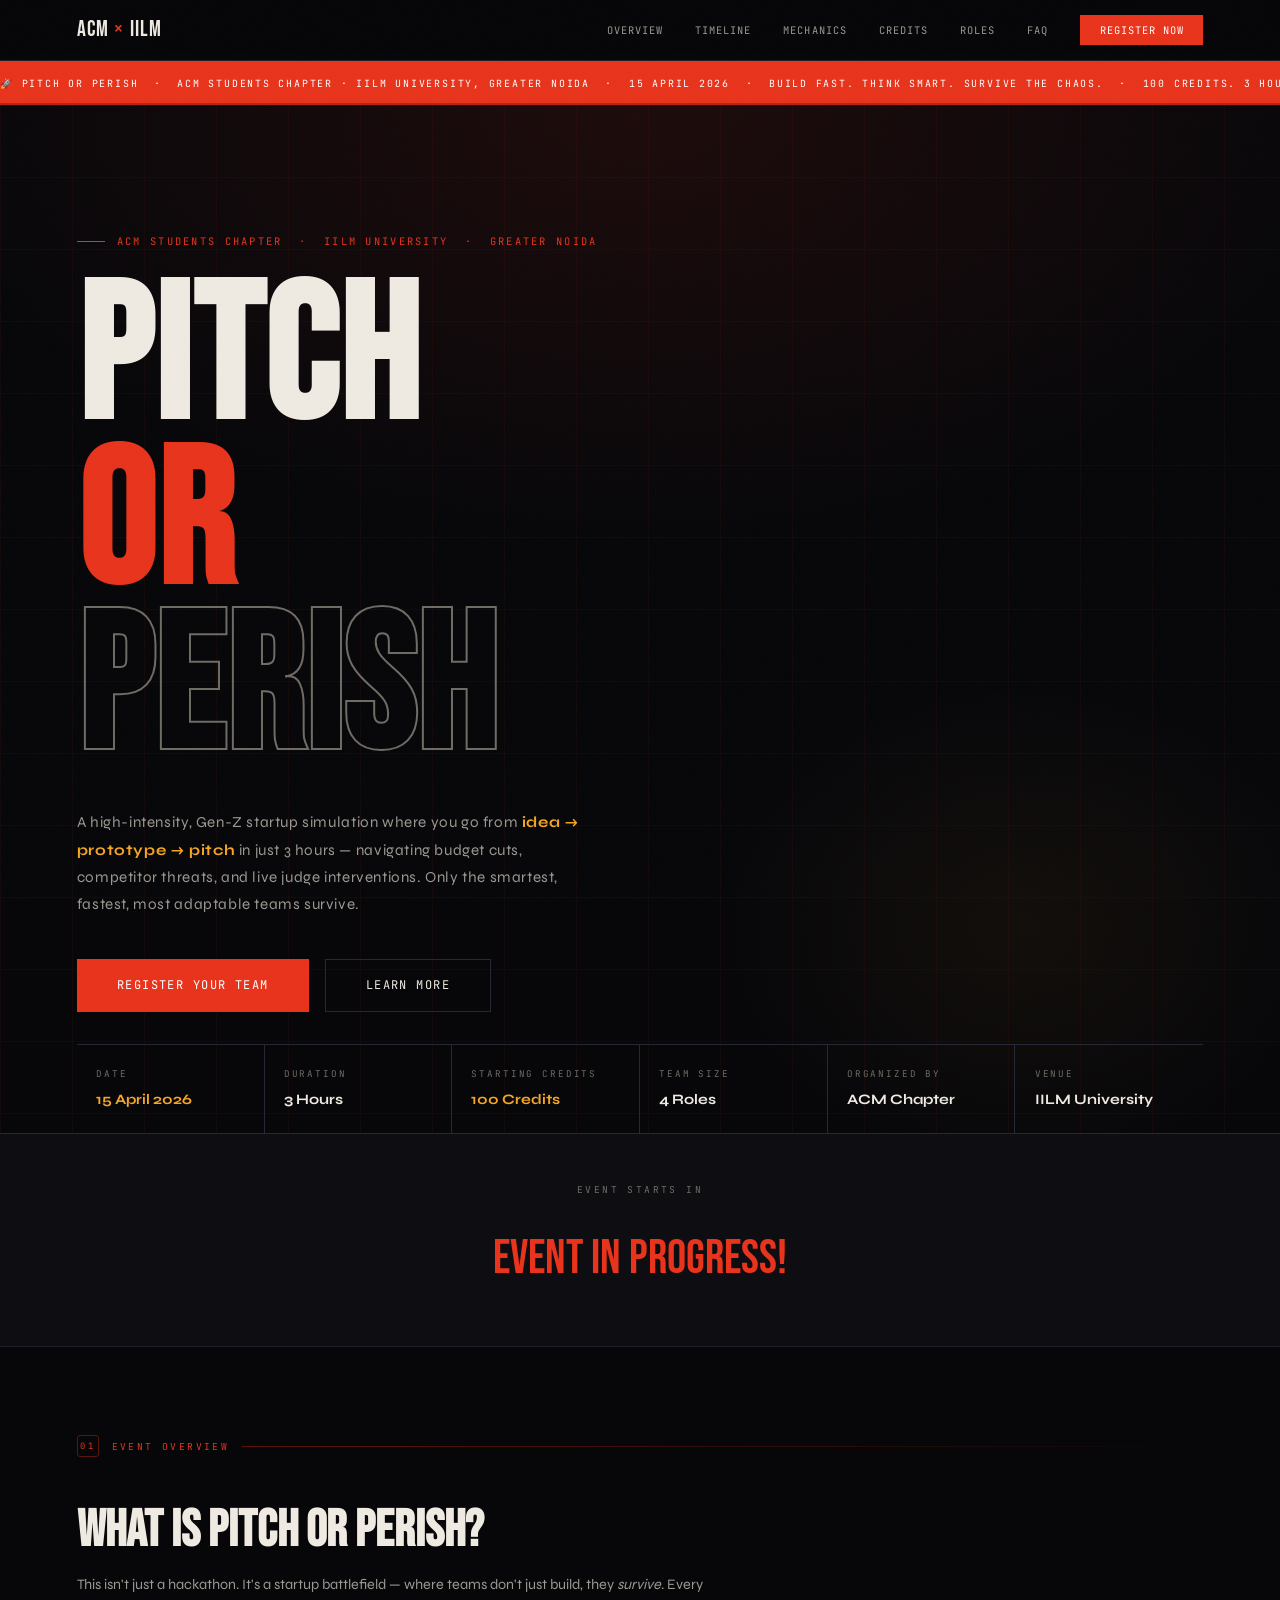
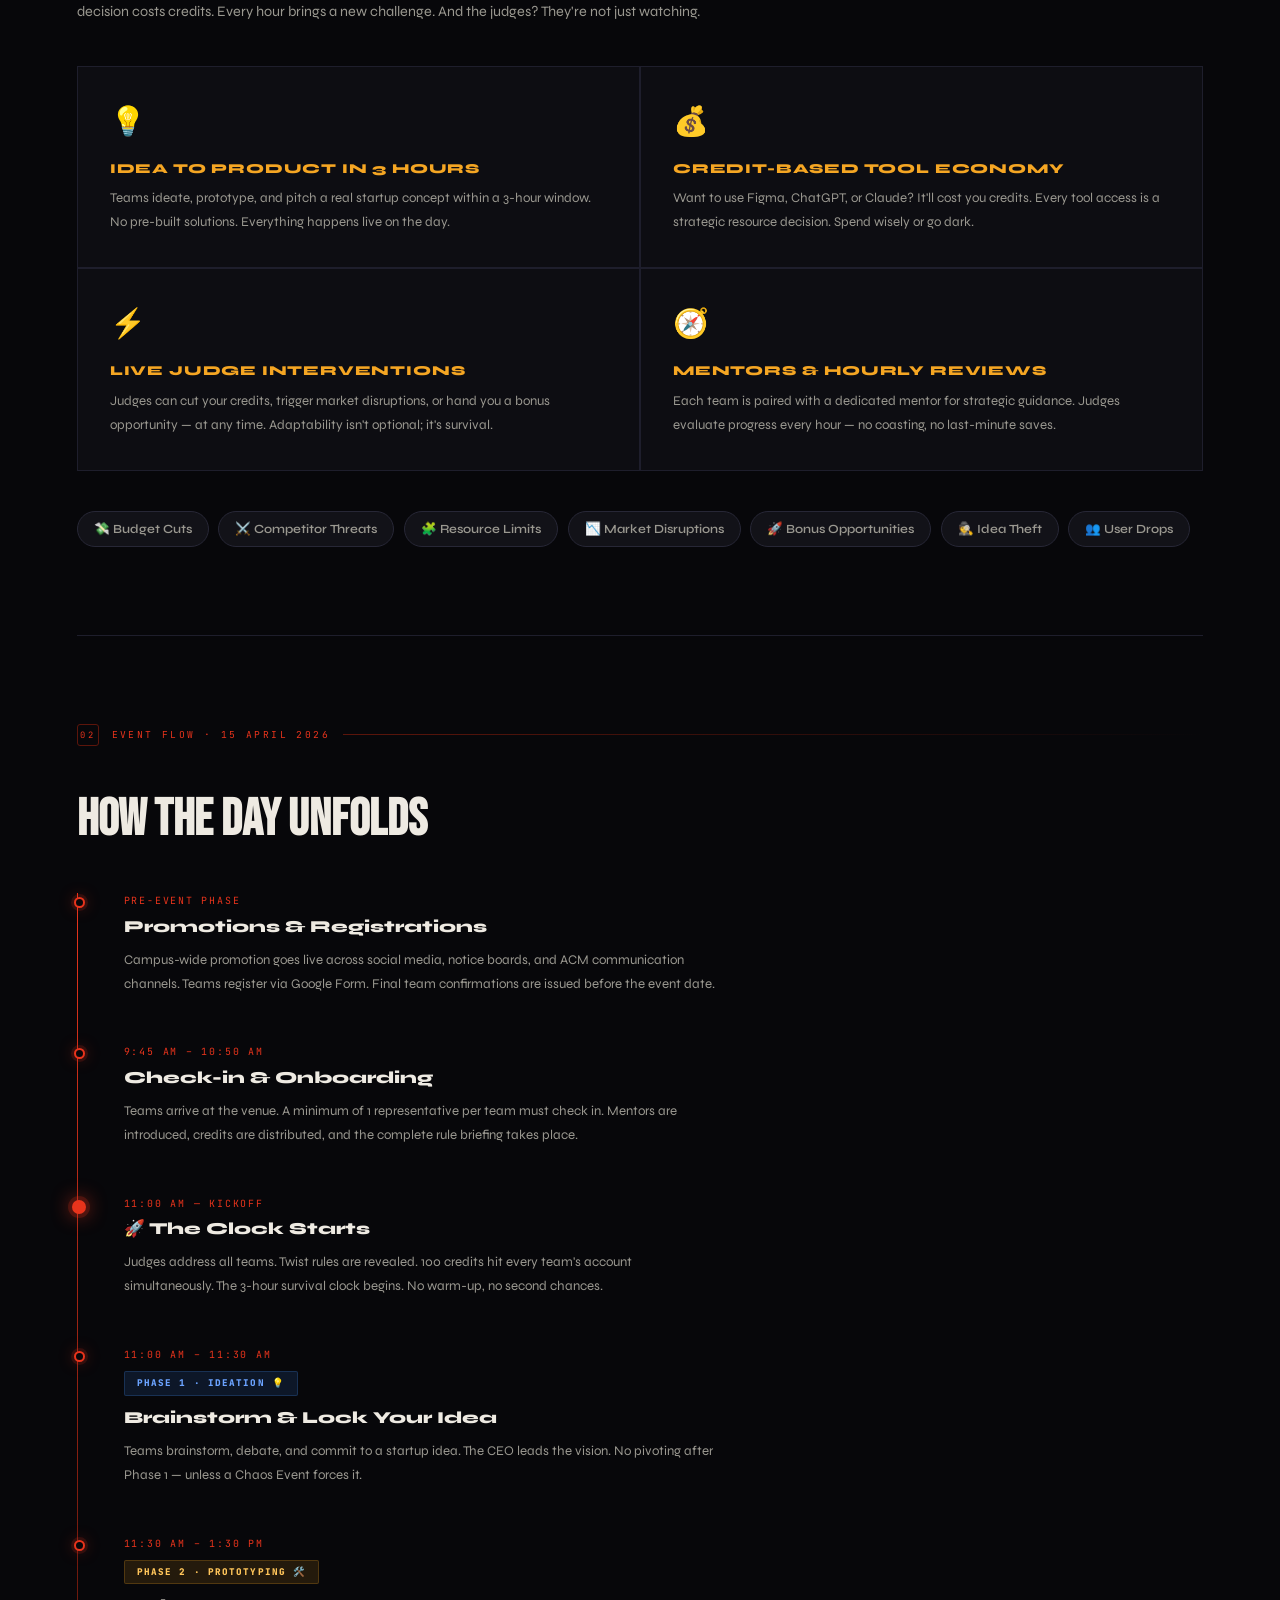
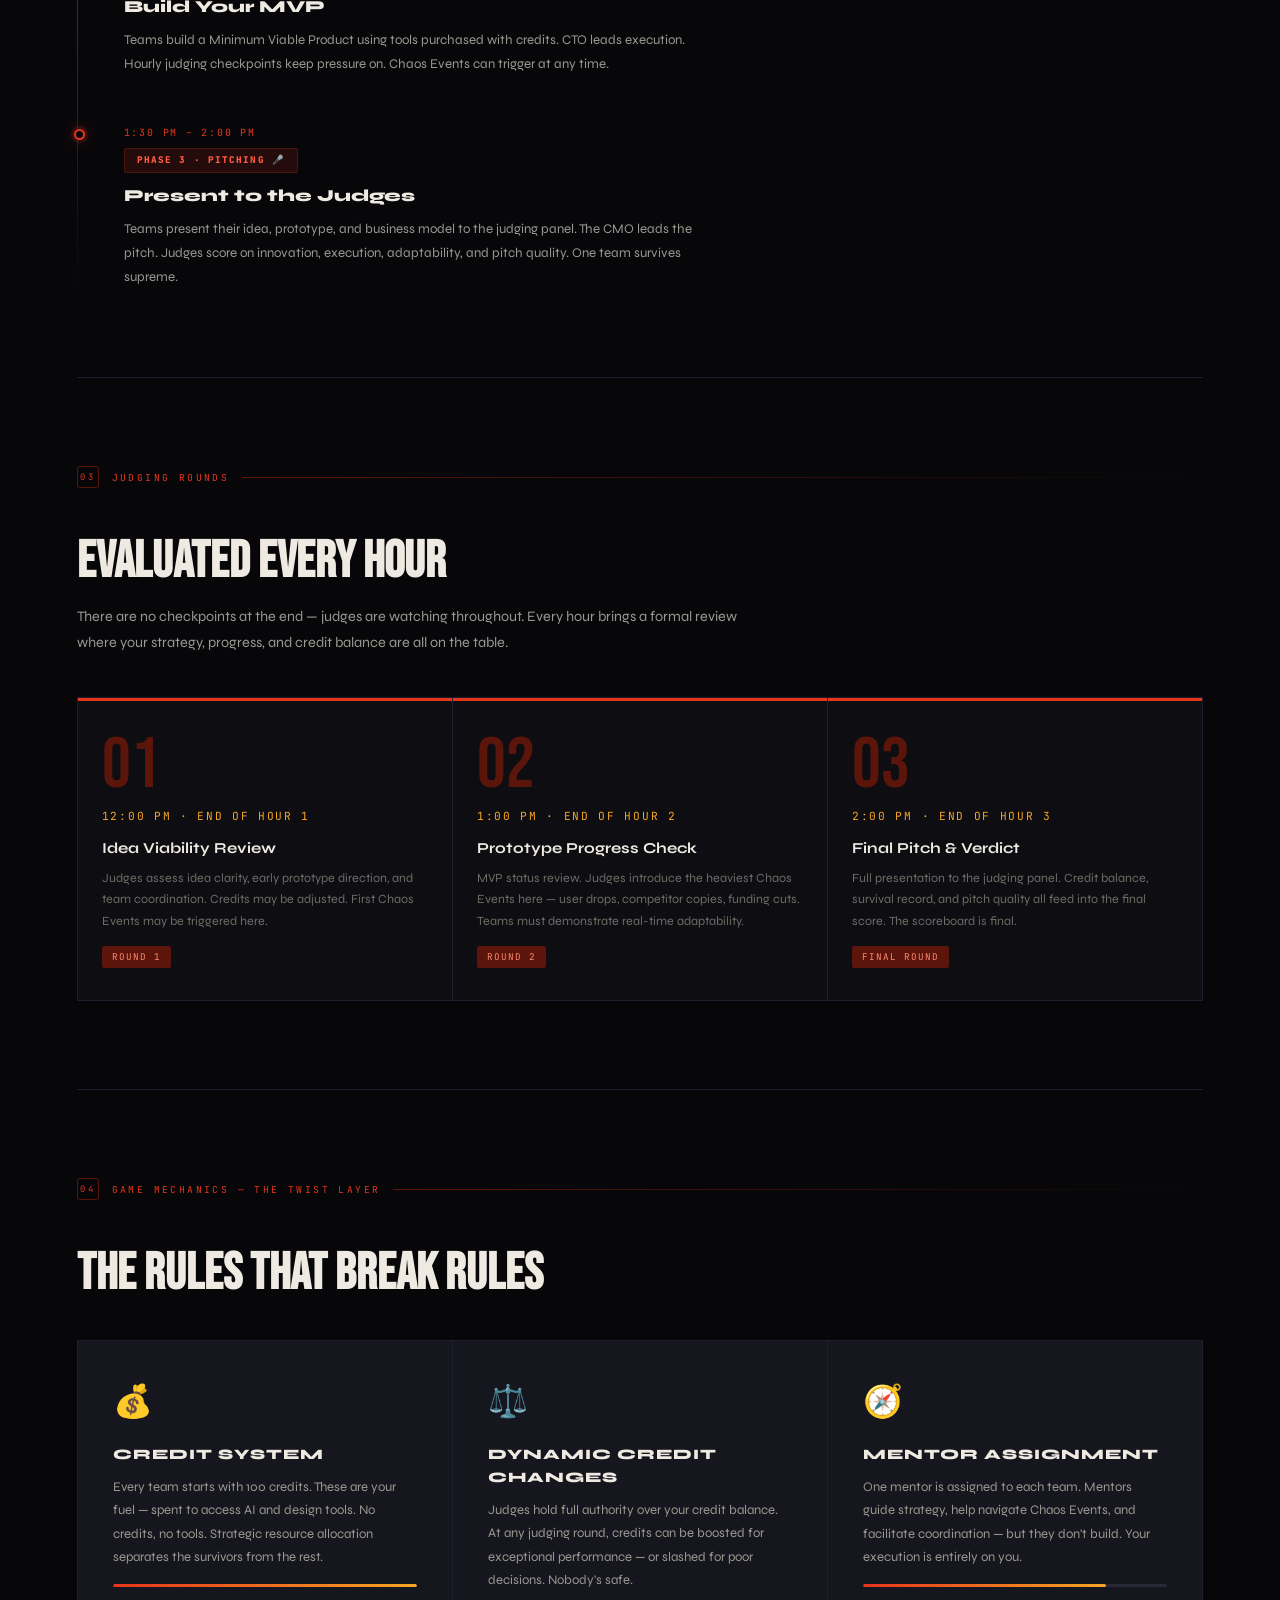
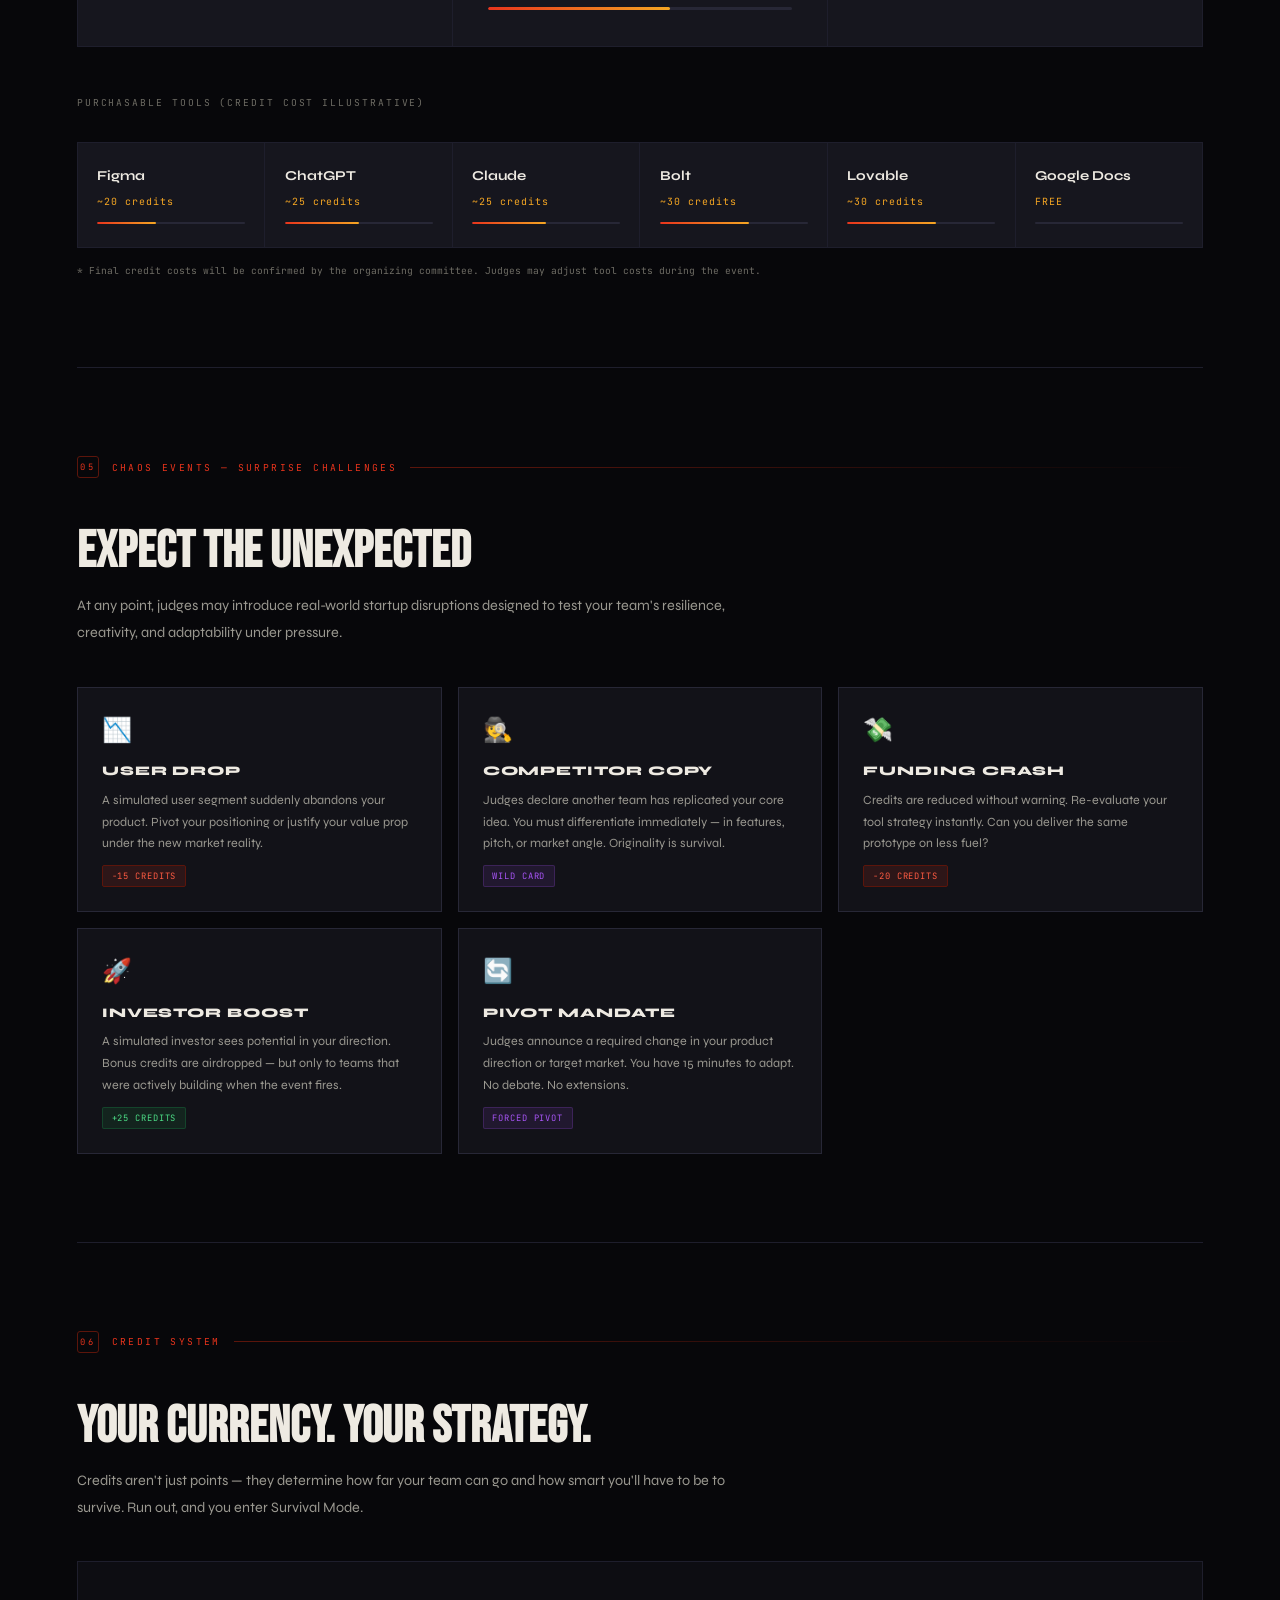
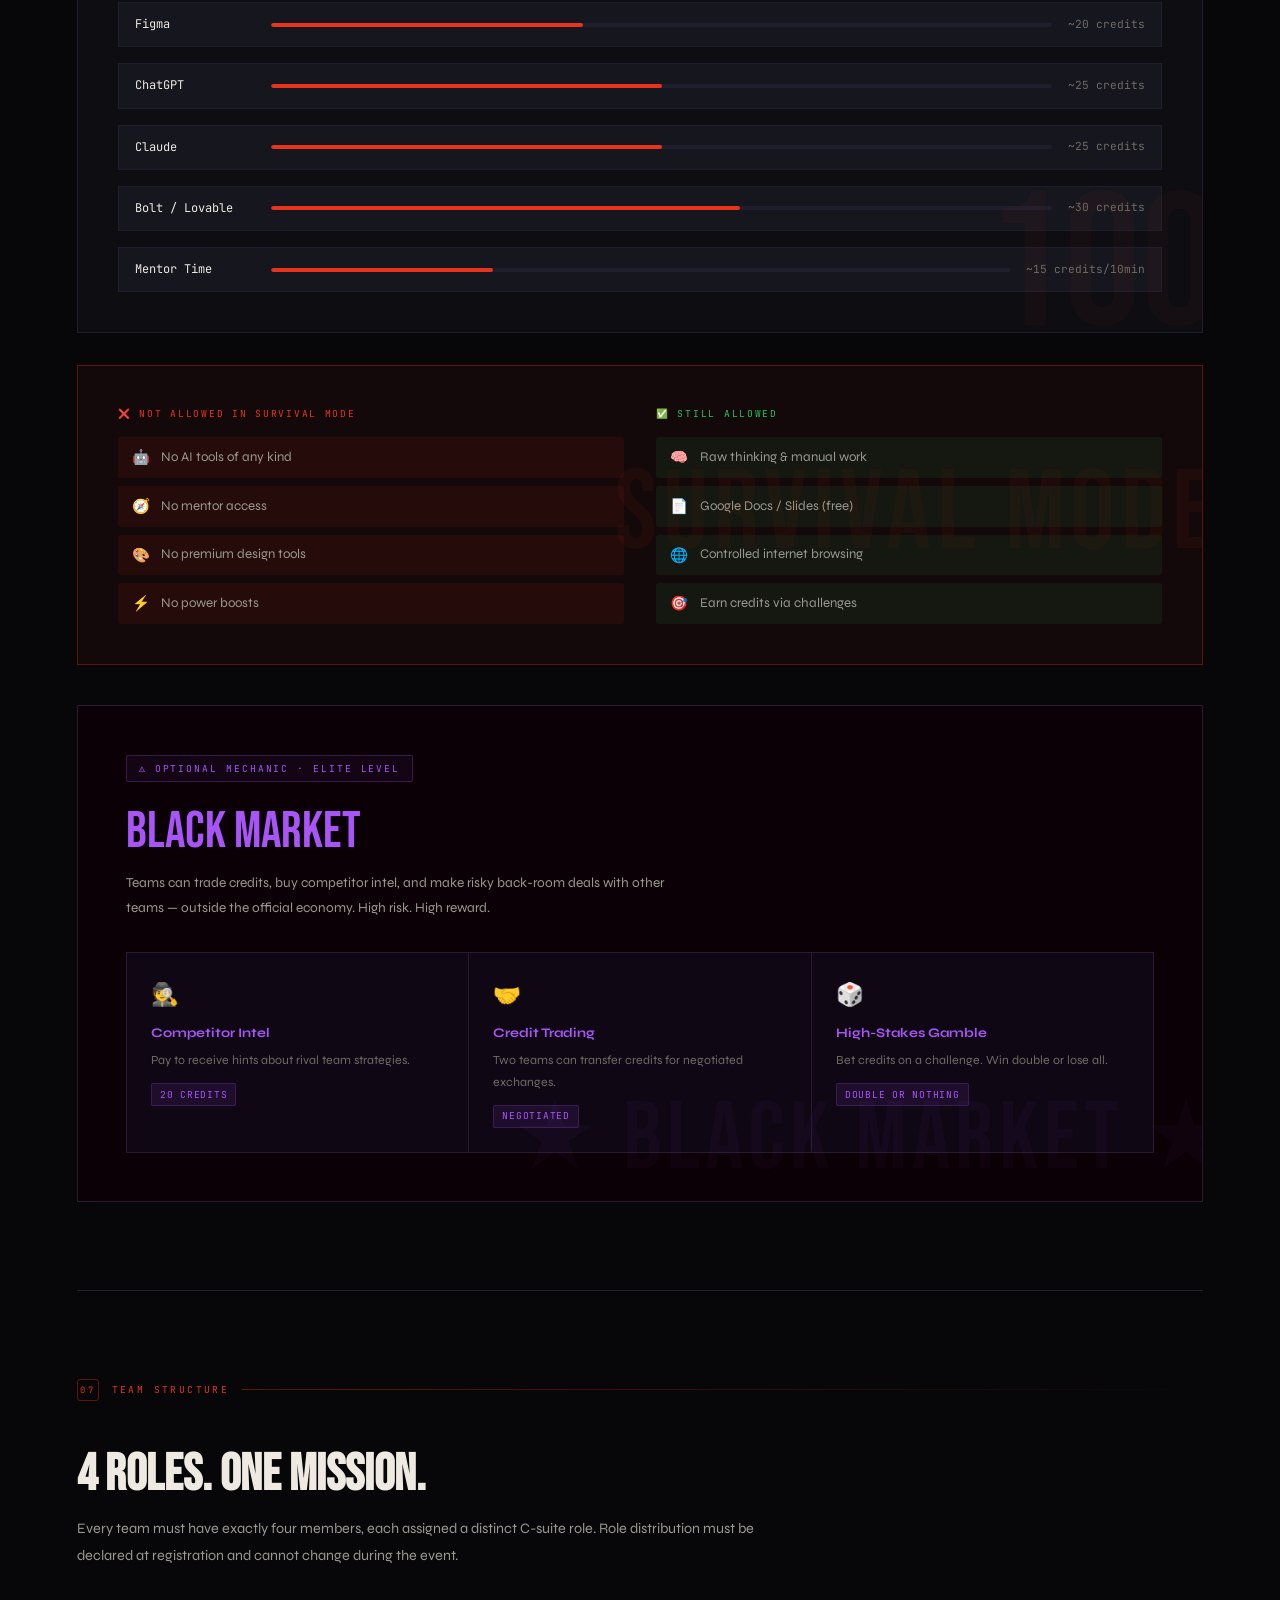
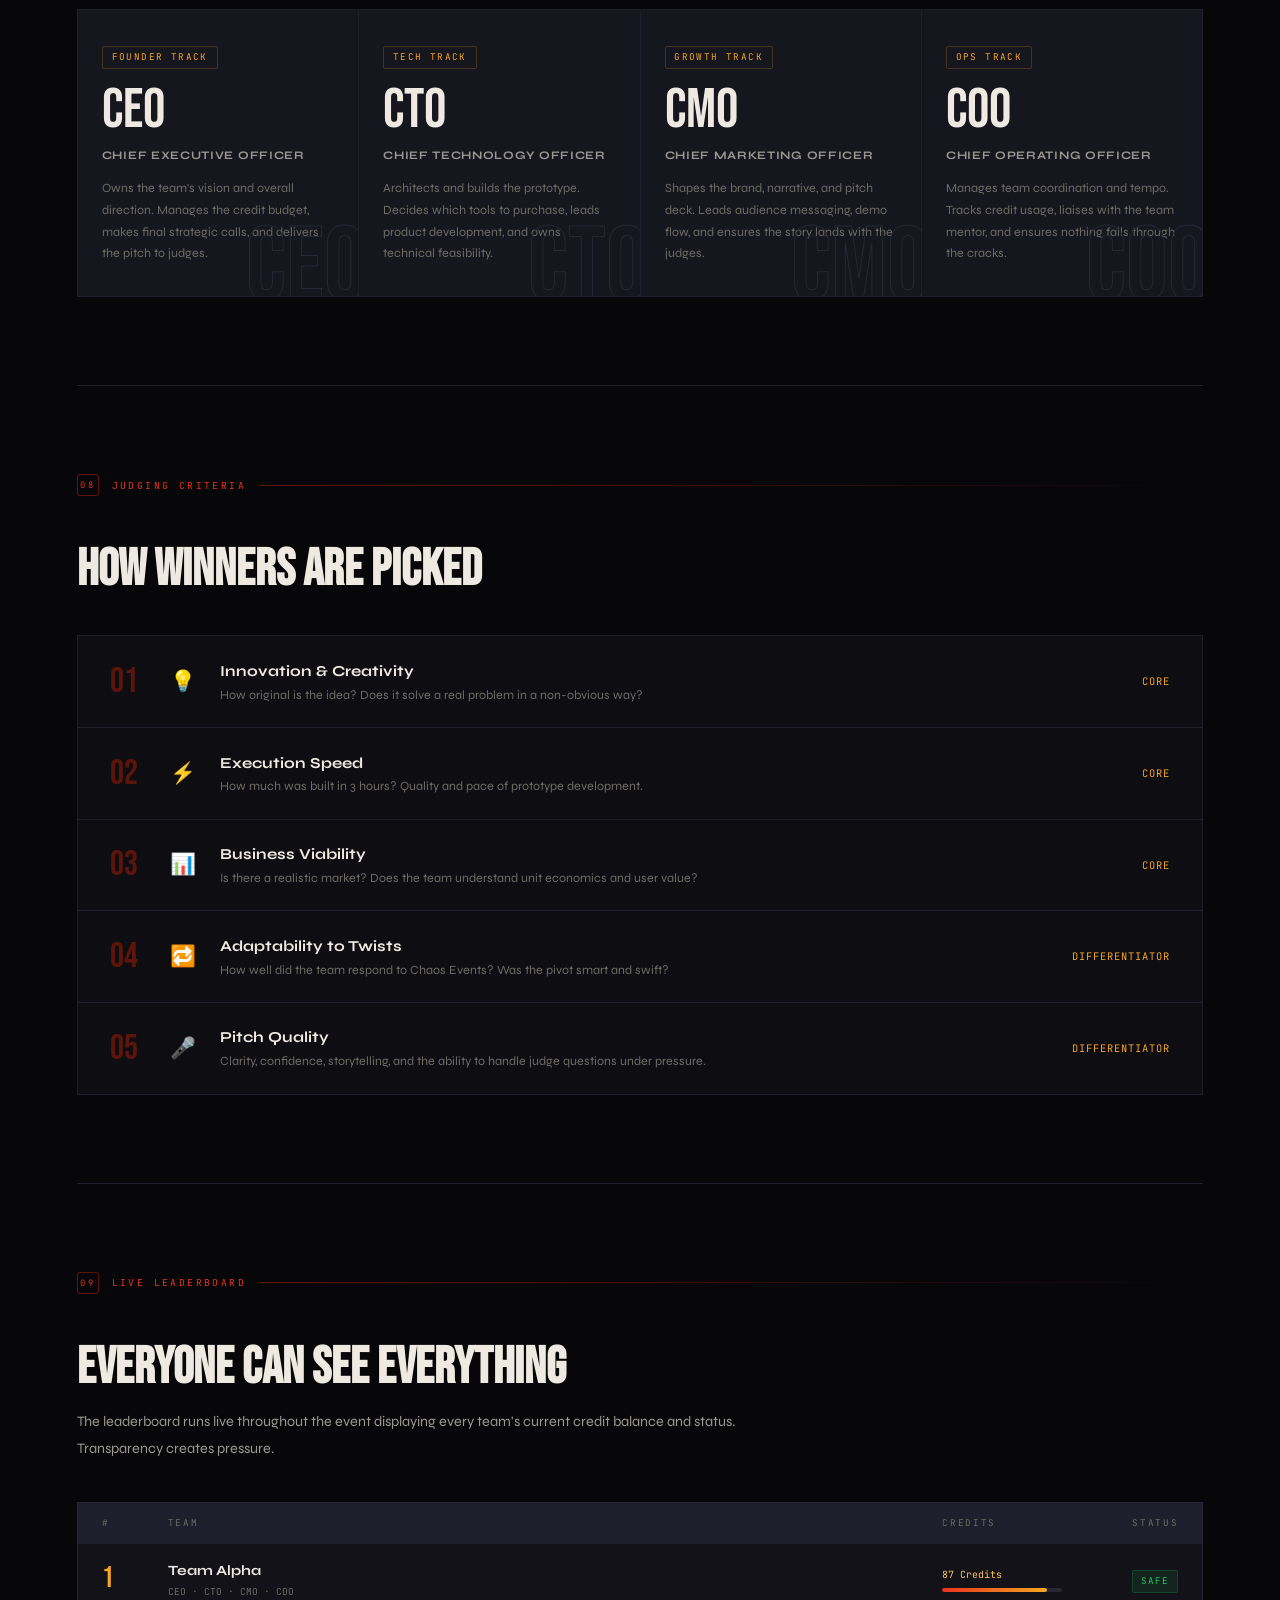
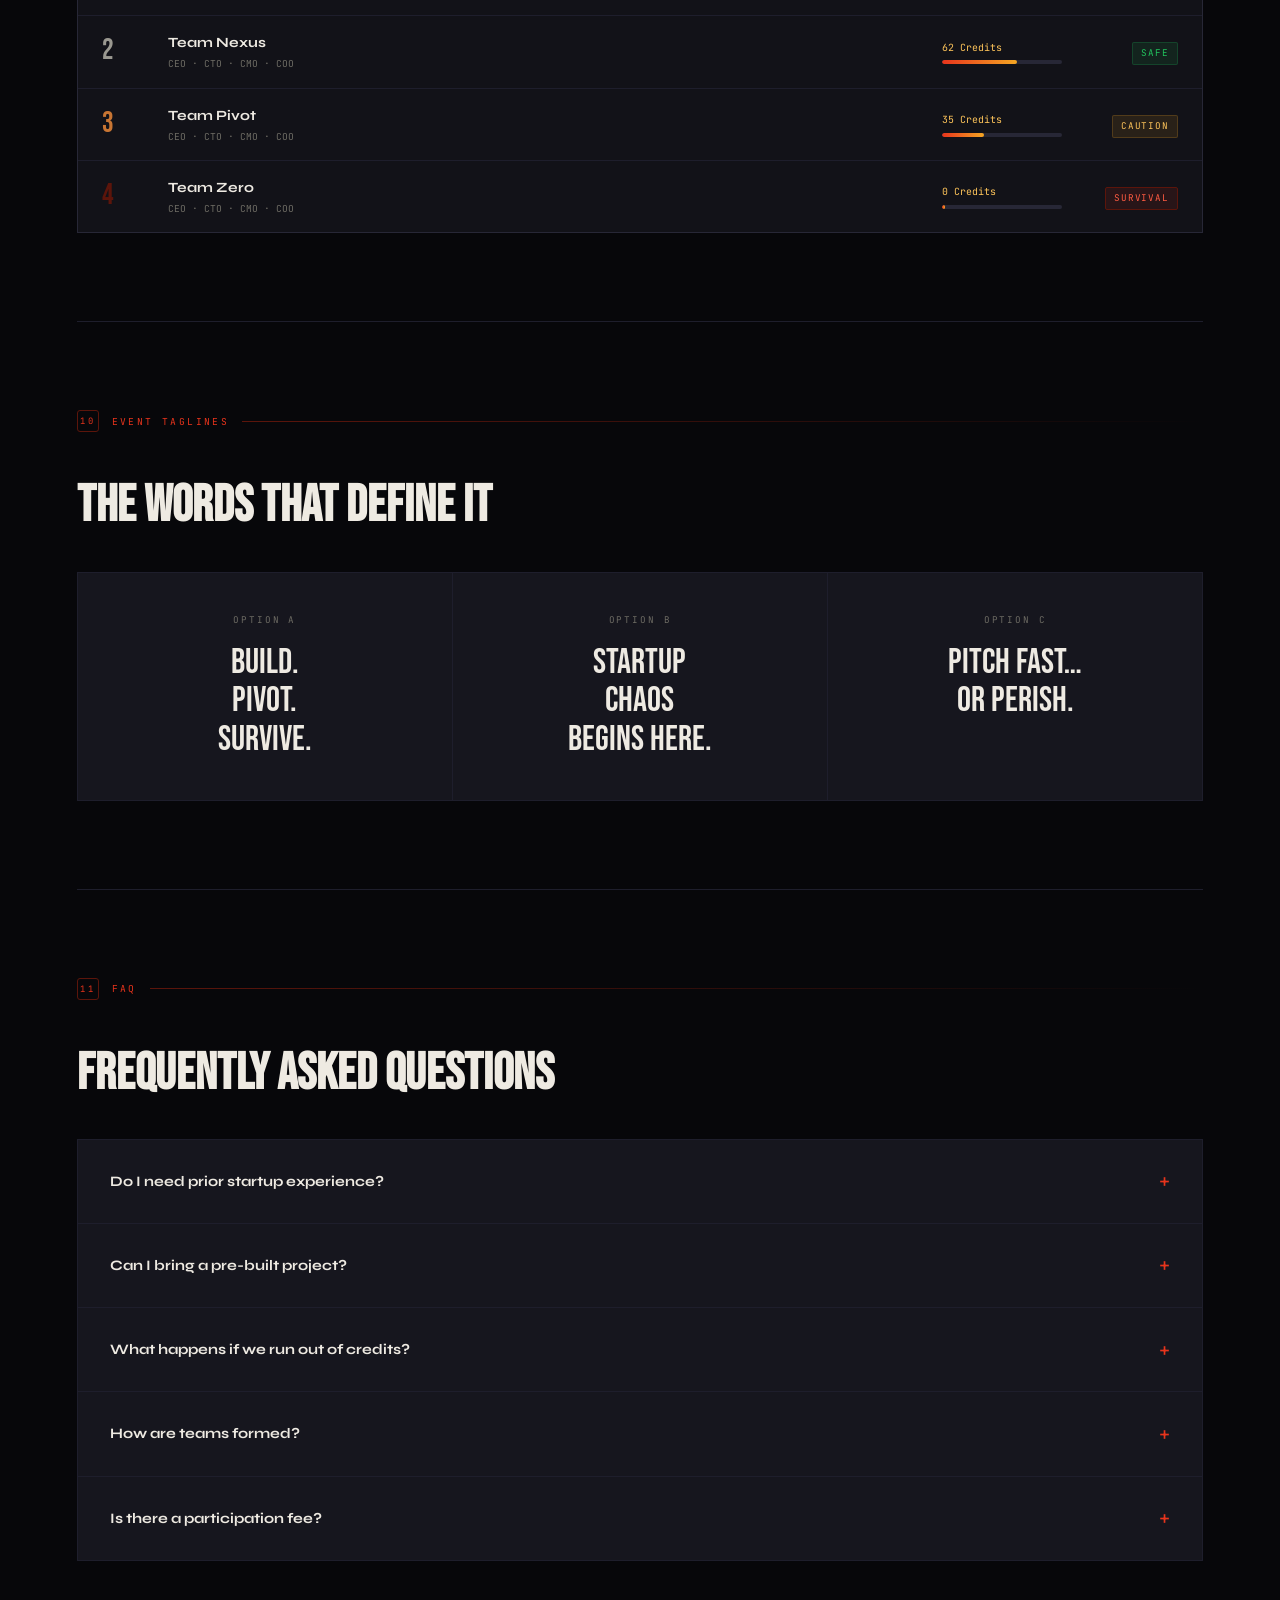
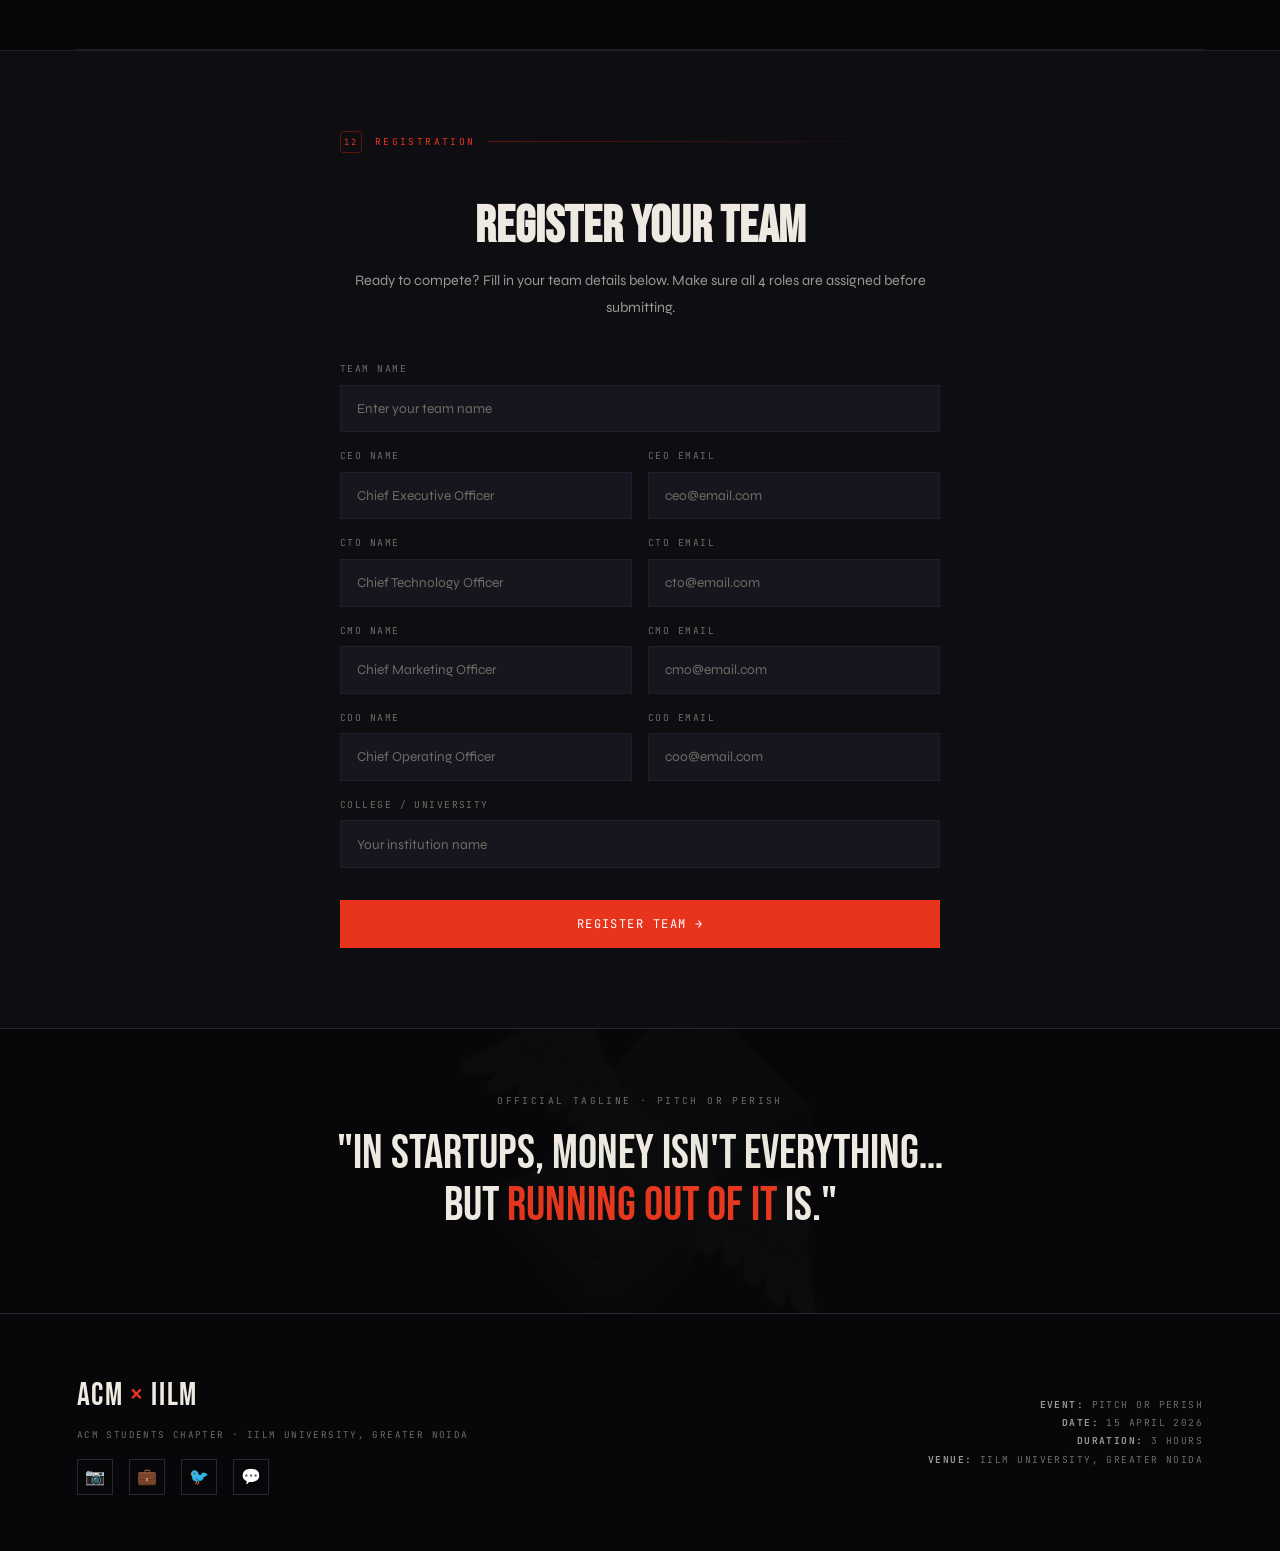
<file: index.html>
<!DOCTYPE html>
<html lang="en">
<head>
<meta charset="UTF-8"/>
<meta name="viewport" content="width=device-width, initial-scale=1.0"/>
<title>Pitch or Perish — ACM Students Chapter · IILM University</title>
<link href="https://fonts.googleapis.com/css2?family=Bebas+Neue&family=Syne:wght@400;600;700;800&family=JetBrains+Mono:wght@400;500;600&display=swap" rel="stylesheet"/>
<link rel="stylesheet" href="styles.css"/>
</head>
<body>

<!-- NAVIGATION -->
<nav class="nav">
  <div class="nav-inner">
    <div class="nav-logo">ACM <span>×</span> IILM</div>
    <div class="nav-links" id="navLinks">
      <a class="nav-link" href="#overview">Overview</a>
      <a class="nav-link" href="#timeline">Timeline</a>
      <a class="nav-link" href="#mechanics">Mechanics</a>
      <a class="nav-link" href="#credits">Credits</a>
      <a class="nav-link" href="#roles">Roles</a>
      <a class="nav-link" href="#faq">FAQ</a>
      <button class="nav-cta" onclick="scrollToRegister()">Register Now</button>
    </div>
    <div class="nav-hamburger" id="hamburger" onclick="toggleMenu()">
      <span></span>
      <span></span>
      <span></span>
    </div>
  </div>
</nav>

<!-- TICKER -->
<div class="ticker">
  <span class="ticker-inner">
    🚀 PITCH OR PERISH &nbsp;·&nbsp; ACM Students Chapter · IILM University, Greater Noida &nbsp;·&nbsp; 15 April 2026 &nbsp;·&nbsp; Build Fast. Think Smart. Survive the Chaos. &nbsp;·&nbsp; 100 Credits. 3 Hours. 1 Winner. &nbsp;·&nbsp; Ideas Are Easy. Execution Under Pressure Is Everything. &nbsp;·&nbsp;
    🚀 PITCH OR PERISH &nbsp;·&nbsp; ACM Students Chapter · IILM University, Greater Noida &nbsp;·&nbsp; 15 April 2026 &nbsp;·&nbsp; Build Fast. Think Smart. Survive the Chaos. &nbsp;·&nbsp; 100 Credits. 3 Hours. 1 Winner. &nbsp;·&nbsp; Ideas Are Easy. Execution Under Pressure Is Everything. &nbsp;·&nbsp;
  </span>
</div>

<!-- HERO -->
<div class="hero">
  <div class="hero-bg"></div>
  <div class="hero-grid"></div>

  <div class="hero-center">
    <p class="hero-eyebrow">ACM Students Chapter &nbsp;·&nbsp; IILM University &nbsp;·&nbsp; Greater Noida</p>

    <h1 class="hero-headline">
      <span class="word-pitch">Pitch</span>
      <span class="word-or">or</span>
      <span class="word-perish">Perish</span>
    </h1>

    <p class="hero-tagline">
      A high-intensity, Gen-Z startup simulation where you go from
      <strong>idea → prototype → pitch</strong> in just 3 hours —
      navigating budget cuts, competitor threats, and live judge interventions.
      Only the smartest, fastest, most adaptable teams survive.
    </p>

    <div class="hero-cta-group">
      <button class="btn-primary" onclick="scrollToRegister()">Register Your Team</button>
      <a href="#overview" class="btn-secondary">Learn More</a>
    </div>
  </div>

  <div class="hero-footer">
    <div class="hero-meta">
      <div class="hero-meta-label">Date</div>
      <div class="hero-meta-val accent">15 April 2026</div>
    </div>
    <div class="hero-meta">
      <div class="hero-meta-label">Duration</div>
      <div class="hero-meta-val">3 Hours</div>
    </div>
    <div class="hero-meta">
      <div class="hero-meta-label">Starting Credits</div>
      <div class="hero-meta-val accent">100 Credits</div>
    </div>
    <div class="hero-meta">
      <div class="hero-meta-label">Team Size</div>
      <div class="hero-meta-val">4 Roles</div>
    </div>
    <div class="hero-meta">
      <div class="hero-meta-label">Organized by</div>
      <div class="hero-meta-val">ACM Chapter</div>
    </div>
    <div class="hero-meta">
      <div class="hero-meta-label">Venue</div>
      <div class="hero-meta-val">IILM University</div>
    </div>
  </div>
</div>

<!-- COUNTDOWN -->
<section class="countdown-section">
  <div class="countdown-wrap">
    <p class="countdown-label">Event Starts In</p>
    <div class="countdown-timer" id="countdown">
      <div class="countdown-block">
        <div class="countdown-val" id="days">00</div>
        <div class="countdown-unit">Days</div>
      </div>
      <div class="countdown-block">
        <div class="countdown-val" id="hours">00</div>
        <div class="countdown-unit">Hours</div>
      </div>
      <div class="countdown-block">
        <div class="countdown-val" id="minutes">00</div>
        <div class="countdown-unit">Minutes</div>
      </div>
      <div class="countdown-block">
        <div class="countdown-val" id="seconds">00</div>
        <div class="countdown-unit">Seconds</div>
      </div>
    </div>
  </div>
</section>

<!-- OVERVIEW -->
<div class="wrap">
  <section class="section" id="overview">
    <p class="sec-label"><span class="num">01</span> Event Overview</p>
    <h2 class="sec-title">What is Pitch or Perish?</h2>
    <p class="sec-desc">
      This isn't just a hackathon. It's a startup battlefield — where teams don't just build,
      they <em>survive</em>. Every decision costs credits. Every hour brings a new challenge.
      And the judges? They're not just watching.
    </p>

    <div class="overview-grid">
      <div class="ov-cell">
        <span class="ov-icon">💡</span>
        <div class="ov-title">Idea to Product in 3 Hours</div>
        <div class="ov-body">Teams ideate, prototype, and pitch a real startup concept within a 3-hour window. No pre-built solutions. Everything happens live on the day.</div>
      </div>
      <div class="ov-cell">
        <span class="ov-icon">💰</span>
        <div class="ov-title">Credit-Based Tool Economy</div>
        <div class="ov-body">Want to use Figma, ChatGPT, or Claude? It'll cost you credits. Every tool access is a strategic resource decision. Spend wisely or go dark.</div>
      </div>
      <div class="ov-cell">
        <span class="ov-icon">⚡</span>
        <div class="ov-title">Live Judge Interventions</div>
        <div class="ov-body">Judges can cut your credits, trigger market disruptions, or hand you a bonus opportunity — at any time. Adaptability isn't optional; it's survival.</div>
      </div>
      <div class="ov-cell">
        <span class="ov-icon">🧭</span>
        <div class="ov-title">Mentors &amp; Hourly Reviews</div>
        <div class="ov-body">Each team is paired with a dedicated mentor for strategic guidance. Judges evaluate progress every hour — no coasting, no last-minute saves.</div>
      </div>
    </div>

    <div class="chaos-pills">
      <div class="pill">💸 Budget Cuts</div>
      <div class="pill">⚔️ Competitor Threats</div>
      <div class="pill">🧩 Resource Limits</div>
      <div class="pill">📉 Market Disruptions</div>
      <div class="pill">🚀 Bonus Opportunities</div>
      <div class="pill">🕵️ Idea Theft</div>
      <div class="pill">👥 User Drops</div>
    </div>
  </section>
</div>

<!-- EVENT FLOW -->
<div class="wrap">
  <section class="section" id="timeline">
    <p class="sec-label"><span class="num">02</span> Event Flow · 15 April 2026</p>
    <h2 class="sec-title">How the Day Unfolds</h2>

    <div style="margin-top:3rem;" class="tl-wrap">

      <div class="tl-block">
        <div class="tl-dot"></div>
        <div class="tl-time">Pre-Event Phase</div>
        <div class="tl-name">Promotions &amp; Registrations</div>
        <div class="tl-desc">Campus-wide promotion goes live across social media, notice boards, and ACM communication channels. Teams register via Google Form. Final team confirmations are issued before the event date.</div>
      </div>

      <div class="tl-block">
        <div class="tl-dot"></div>
        <div class="tl-time">9:45 AM – 10:50 AM</div>
        <div class="tl-name">Check-in &amp; Onboarding</div>
        <div class="tl-desc">Teams arrive at the venue. A minimum of 1 representative per team must check in. Mentors are introduced, credits are distributed, and the complete rule briefing takes place.</div>
      </div>

      <div class="tl-block">
        <div class="tl-dot big"></div>
        <div class="tl-time">11:00 AM — Kickoff</div>
        <div class="tl-name">🚀 The Clock Starts</div>
        <div class="tl-desc">Judges address all teams. Twist rules are revealed. 100 credits hit every team's account simultaneously. The 3-hour survival clock begins. No warm-up, no second chances.</div>
      </div>

      <div class="tl-block">
        <div class="tl-dot"></div>
        <div class="tl-time">11:00 AM – 11:30 AM</div>
        <div class="tl-name">
          <span class="phase-badge p1">Phase 1 · Ideation 💡</span><br/>
          Brainstorm &amp; Lock Your Idea
        </div>
        <div class="tl-desc">Teams brainstorm, debate, and commit to a startup idea. The CEO leads the vision. No pivoting after Phase 1 — unless a Chaos Event forces it.</div>
      </div>

      <div class="tl-block">
        <div class="tl-dot"></div>
        <div class="tl-time">11:30 AM – 1:30 PM</div>
        <div class="tl-name">
          <span class="phase-badge p2">Phase 2 · Prototyping 🛠️</span><br/>
          Build Your MVP
        </div>
        <div class="tl-desc">Teams build a Minimum Viable Product using tools purchased with credits. CTO leads execution. Hourly judging checkpoints keep pressure on. Chaos Events can trigger at any time.</div>
      </div>

      <div class="tl-block">
        <div class="tl-dot"></div>
        <div class="tl-time">1:30 PM – 2:00 PM</div>
        <div class="tl-name">
          <span class="phase-badge p3">Phase 3 · Pitching 🎤</span><br/>
          Present to the Judges
        </div>
        <div class="tl-desc">Teams present their idea, prototype, and business model to the judging panel. The CMO leads the pitch. Judges score on innovation, execution, adaptability, and pitch quality. One team survives supreme.</div>
      </div>

    </div>
  </section>
</div>

<!-- HOURLY JUDGING -->
<div class="wrap">
  <section class="section">
    <p class="sec-label"><span class="num">03</span> Judging Rounds</p>
    <h2 class="sec-title">Evaluated Every Hour</h2>
    <p class="sec-desc">
      There are no checkpoints at the end — judges are watching throughout. Every hour brings a formal review where your strategy, progress, and credit balance are all on the table.
    </p>

    <div class="hours-strip">
      <div class="hour-cell">
        <div class="hour-num">01</div>
        <div class="hour-time">12:00 PM · End of Hour 1</div>
        <div class="hour-title">Idea Viability Review</div>
        <div class="hour-desc">Judges assess idea clarity, early prototype direction, and team coordination. Credits may be adjusted. First Chaos Events may be triggered here.</div>
        <span class="hour-badge">Round 1</span>
      </div>
      <div class="hour-cell">
        <div class="hour-num">02</div>
        <div class="hour-time">1:00 PM · End of Hour 2</div>
        <div class="hour-title">Prototype Progress Check</div>
        <div class="hour-desc">MVP status review. Judges introduce the heaviest Chaos Events here — user drops, competitor copies, funding cuts. Teams must demonstrate real-time adaptability.</div>
        <span class="hour-badge">Round 2</span>
      </div>
      <div class="hour-cell">
        <div class="hour-num">03</div>
        <div class="hour-time">2:00 PM · End of Hour 3</div>
        <div class="hour-title">Final Pitch &amp; Verdict</div>
        <div class="hour-desc">Full presentation to the judging panel. Credit balance, survival record, and pitch quality all feed into the final score. The scoreboard is final.</div>
        <span class="hour-badge">Final Round</span>
      </div>
    </div>
  </section>
</div>

<!-- GAME MECHANICS -->
<div class="wrap">
  <section class="section" id="mechanics">
    <p class="sec-label"><span class="num">04</span> Game Mechanics — The Twist Layer</p>
    <h2 class="sec-title">The Rules That Break Rules</h2>

    <div class="mechanics-grid" style="margin-top:2.5rem;">
      <div class="mech-card">
        <span class="mech-icon">💰</span>
        <div class="mech-title">Credit System</div>
        <div class="mech-body">Every team starts with 100 credits. These are your fuel — spent to access AI and design tools. No credits, no tools. Strategic resource allocation separates the survivors from the rest.</div>
        <div class="credit-meter"><div class="credit-meter-fill" style="width:100%"></div></div>
      </div>
      <div class="mech-card">
        <span class="mech-icon">⚖️</span>
        <div class="mech-title">Dynamic Credit Changes</div>
        <div class="mech-body">Judges hold full authority over your credit balance. At any judging round, credits can be boosted for exceptional performance — or slashed for poor decisions. Nobody's safe.</div>
        <div class="credit-meter"><div class="credit-meter-fill" style="width:60%"></div></div>
      </div>
      <div class="mech-card">
        <span class="mech-icon">🧭</span>
        <div class="mech-title">Mentor Assignment</div>
        <div class="mech-body">One mentor is assigned to each team. Mentors guide strategy, help navigate Chaos Events, and facilitate coordination — but they don't build. Your execution is entirely on you.</div>
        <div class="credit-meter"><div class="credit-meter-fill" style="width:80%"></div></div>
      </div>
    </div>

    <!-- TOOLS -->
    <p style="font-family:var(--mono); font-size:0.6rem; letter-spacing:0.2em; text-transform:uppercase; color:var(--muted); margin-top:3rem; margin-bottom:0.5rem;">Purchasable Tools (Credit Cost Illustrative)</p>
    <div class="tools-list">
      <div class="tool-cell">
        <div class="tool-name">Figma</div>
        <div class="tool-cost">~20 credits</div>
        <div class="tool-bar"><div class="tool-bar-fill" style="width:40%"></div></div>
      </div>
      <div class="tool-cell">
        <div class="tool-name">ChatGPT</div>
        <div class="tool-cost">~25 credits</div>
        <div class="tool-bar"><div class="tool-bar-fill" style="width:50%"></div></div>
      </div>
      <div class="tool-cell">
        <div class="tool-name">Claude</div>
        <div class="tool-cost">~25 credits</div>
        <div class="tool-bar"><div class="tool-bar-fill" style="width:50%"></div></div>
      </div>
      <div class="tool-cell">
        <div class="tool-name">Bolt</div>
        <div class="tool-cost">~30 credits</div>
        <div class="tool-bar"><div class="tool-bar-fill" style="width:60%"></div></div>
      </div>
      <div class="tool-cell">
        <div class="tool-name">Lovable</div>
        <div class="tool-cost">~30 credits</div>
        <div class="tool-bar"><div class="tool-bar-fill" style="width:60%"></div></div>
      </div>
      <div class="tool-cell">
        <div class="tool-name">Google Docs</div>
        <div class="tool-cost">FREE</div>
        <div class="tool-bar"><div class="tool-bar-fill" style="width:0%"></div></div>
      </div>
    </div>
    <p style="font-family:var(--mono); font-size:0.6rem; color:var(--muted); margin-top:0.9rem; line-height:1.8;">
      * Final credit costs will be confirmed by the organizing committee. Judges may adjust tool costs during the event.
    </p>
  </section>
</div>

<!-- CHAOS EVENTS -->
<div class="wrap">
  <section class="section">
    <p class="sec-label"><span class="num">05</span> Chaos Events — Surprise Challenges</p>
    <h2 class="sec-title">Expect the Unexpected</h2>
    <p class="sec-desc">
      At any point, judges may introduce real-world startup disruptions designed to test your team's resilience, creativity, and adaptability under pressure.
    </p>

    <div class="chaos-grid">
      <div class="chaos-card">
        <span class="chaos-card-icon">📉</span>
        <div class="chaos-card-title">User Drop</div>
        <div class="chaos-card-body">A simulated user segment suddenly abandons your product. Pivot your positioning or justify your value prop under the new market reality.</div>
        <span class="chaos-tag negative">-15 Credits</span>
      </div>
      <div class="chaos-card">
        <span class="chaos-card-icon">🕵️</span>
        <div class="chaos-card-title">Competitor Copy</div>
        <div class="chaos-card-body">Judges declare another team has replicated your core idea. You must differentiate immediately — in features, pitch, or market angle. Originality is survival.</div>
        <span class="chaos-tag wild">Wild Card</span>
      </div>
      <div class="chaos-card">
        <span class="chaos-card-icon">💸</span>
        <div class="chaos-card-title">Funding Crash</div>
        <div class="chaos-card-body">Credits are reduced without warning. Re-evaluate your tool strategy instantly. Can you deliver the same prototype on less fuel?</div>
        <span class="chaos-tag negative">-20 Credits</span>
      </div>
      <div class="chaos-card">
        <span class="chaos-card-icon">🚀</span>
        <div class="chaos-card-title">Investor Boost</div>
        <div class="chaos-card-body">A simulated investor sees potential in your direction. Bonus credits are airdropped — but only to teams that were actively building when the event fires.</div>
        <span class="chaos-tag positive">+25 Credits</span>
      </div>
      <div class="chaos-card">
        <span class="chaos-card-icon">🔄</span>
        <div class="chaos-card-title">Pivot Mandate</div>
        <div class="chaos-card-body">Judges announce a required change in your product direction or target market. You have 15 minutes to adapt. No debate. No extensions.</div>
        <span class="chaos-tag wild">Forced Pivot</span>
      </div>
    </div>
  </section>
</div>

<!-- CREDIT SYSTEM -->
<div class="wrap">
  <section class="section" id="credits">
    <p class="sec-label"><span class="num">06</span> Credit System</p>
    <h2 class="sec-title">Your Currency. Your Strategy.</h2>
    <p class="sec-desc">
      Credits aren't just points — they determine how far your team can go and how smart you'll have to be to survive. Run out, and you enter Survival Mode.
    </p>

    <div class="credit-preview">
      <div class="credit-row">
        <span class="tool-nm">Figma</span>
        <div class="credit-bar-bg"><div class="credit-bar-fill" style="width:40%"></div></div>
        <span class="credit-cost">~20 credits</span>
      </div>
      <div class="credit-row">
        <span class="tool-nm">ChatGPT</span>
        <div class="credit-bar-bg"><div class="credit-bar-fill" style="width:50%"></div></div>
        <span class="credit-cost">~25 credits</span>
      </div>
      <div class="credit-row">
        <span class="tool-nm">Claude</span>
        <div class="credit-bar-bg"><div class="credit-bar-fill" style="width:50%"></div></div>
        <span class="credit-cost">~25 credits</span>
      </div>
      <div class="credit-row">
        <span class="tool-nm">Bolt / Lovable</span>
        <div class="credit-bar-bg"><div class="credit-bar-fill" style="width:60%"></div></div>
        <span class="credit-cost">~30 credits</span>
      </div>
      <div class="credit-row">
        <span class="tool-nm">Mentor Time</span>
        <div class="credit-bar-bg"><div class="credit-bar-fill" style="width:30%"></div></div>
        <span class="credit-cost">~15 credits/10min</span>
      </div>
    </div>

    <!-- SURVIVAL MODE -->
    <div class="survival-banner">
      <div class="survival-grid">
        <div>
          <div class="survival-col-title no">❌ Not Allowed in Survival Mode</div>
          <div class="survival-list">
            <div class="survival-item no"><span class="si-icon">🤖</span> No AI tools of any kind</div>
            <div class="survival-item no"><span class="si-icon">🧭</span> No mentor access</div>
            <div class="survival-item no"><span class="si-icon">🎨</span> No premium design tools</div>
            <div class="survival-item no"><span class="si-icon">⚡</span> No power boosts</div>
          </div>
        </div>
        <div>
          <div class="survival-col-title yes">✅ Still Allowed</div>
          <div class="survival-list">
            <div class="survival-item yes"><span class="si-icon">🧠</span> Raw thinking & manual work</div>
            <div class="survival-item yes"><span class="si-icon">📄</span> Google Docs / Slides (free)</div>
            <div class="survival-item yes"><span class="si-icon">🌐</span> Controlled internet browsing</div>
            <div class="survival-item yes"><span class="si-icon">🎯</span> Earn credits via challenges</div>
          </div>
        </div>
      </div>
    </div>

    <!-- BLACK MARKET -->
    <div class="blackmarket">
      <span class="bm-label">⚠ Optional Mechanic · Elite Level</span>
      <div class="bm-title">Black Market</div>
      <p class="bm-sub">Teams can trade credits, buy competitor intel, and make risky back-room deals with other teams — outside the official economy. High risk. High reward.</p>

      <div class="bm-deals">
        <div class="bm-deal">
          <span class="bm-deal-icon">🕵️</span>
          <div class="bm-deal-title">Competitor Intel</div>
          <div class="bm-deal-body">Pay to receive hints about rival team strategies.</div>
          <span class="bm-deal-cost">20 Credits</span>
        </div>
        <div class="bm-deal">
          <span class="bm-deal-icon">🤝</span>
          <div class="bm-deal-title">Credit Trading</div>
          <div class="bm-deal-body">Two teams can transfer credits for negotiated exchanges.</div>
          <span class="bm-deal-cost">Negotiated</span>
        </div>
        <div class="bm-deal">
          <span class="bm-deal-icon">🎲</span>
          <div class="bm-deal-title">High-Stakes Gamble</div>
          <div class="bm-deal-body">Bet credits on a challenge. Win double or lose all.</div>
          <span class="bm-deal-cost">Double or Nothing</span>
        </div>
      </div>
    </div>
  </section>
</div>

<!-- TEAM ROLES -->
<div class="wrap">
  <section class="section" id="roles">
    <p class="sec-label"><span class="num">07</span> Team Structure</p>
    <h2 class="sec-title">4 Roles. One Mission.</h2>
    <p class="sec-desc">
      Every team must have exactly four members, each assigned a distinct C-suite role. Role distribution must be declared at registration and cannot change during the event.
    </p>

    <div class="roles-grid">
      <div class="role-cell">
        <div class="role-ghost">CEO</div>
        <div class="role-chip">Founder Track</div>
        <div class="role-abbr-big">CEO</div>
        <div class="role-full">Chief Executive Officer</div>
        <div class="role-desc">Owns the team's vision and overall direction. Manages the credit budget, makes final strategic calls, and delivers the pitch to judges.</div>
      </div>
      <div class="role-cell">
        <div class="role-ghost">CTO</div>
        <div class="role-chip">Tech Track</div>
        <div class="role-abbr-big">CTO</div>
        <div class="role-full">Chief Technology Officer</div>
        <div class="role-desc">Architects and builds the prototype. Decides which tools to purchase, leads product development, and owns technical feasibility.</div>
      </div>
      <div class="role-cell">
        <div class="role-ghost">CMO</div>
        <div class="role-chip">Growth Track</div>
        <div class="role-abbr-big">CMO</div>
        <div class="role-full">Chief Marketing Officer</div>
        <div class="role-desc">Shapes the brand, narrative, and pitch deck. Leads audience messaging, demo flow, and ensures the story lands with the judges.</div>
      </div>
      <div class="role-cell">
        <div class="role-ghost">COO</div>
        <div class="role-chip">Ops Track</div>
        <div class="role-abbr-big">COO</div>
        <div class="role-full">Chief Operating Officer</div>
        <div class="role-desc">Manages team coordination and tempo. Tracks credit usage, liaises with the team mentor, and ensures nothing falls through the cracks.</div>
      </div>
    </div>
  </section>
</div>

<!-- JUDGING CRITERIA -->
<div class="wrap">
  <section class="section">
    <p class="sec-label"><span class="num">08</span> Judging Criteria</p>
    <h2 class="sec-title">How Winners Are Picked</h2>

    <div class="criteria-list" style="margin-top:2.5rem;">
      <div class="criteria-row">
        <div class="criteria-num">01</div>
        <div class="criteria-icon">💡</div>
        <div class="criteria-text">
          <div class="criteria-title">Innovation &amp; Creativity</div>
          <div class="criteria-sub">How original is the idea? Does it solve a real problem in a non-obvious way?</div>
        </div>
        <div class="criteria-weight">Core</div>
      </div>
      <div class="criteria-row">
        <div class="criteria-num">02</div>
        <div class="criteria-icon">⚡</div>
        <div class="criteria-text">
          <div class="criteria-title">Execution Speed</div>
          <div class="criteria-sub">How much was built in 3 hours? Quality and pace of prototype development.</div>
        </div>
        <div class="criteria-weight">Core</div>
      </div>
      <div class="criteria-row">
        <div class="criteria-num">03</div>
        <div class="criteria-icon">📊</div>
        <div class="criteria-text">
          <div class="criteria-title">Business Viability</div>
          <div class="criteria-sub">Is there a realistic market? Does the team understand unit economics and user value?</div>
        </div>
        <div class="criteria-weight">Core</div>
      </div>
      <div class="criteria-row">
        <div class="criteria-num">04</div>
        <div class="criteria-icon">🔁</div>
        <div class="criteria-text">
          <div class="criteria-title">Adaptability to Twists</div>
          <div class="criteria-sub">How well did the team respond to Chaos Events? Was the pivot smart and swift?</div>
        </div>
        <div class="criteria-weight">Differentiator</div>
      </div>
      <div class="criteria-row">
        <div class="criteria-num">05</div>
        <div class="criteria-icon">🎤</div>
        <div class="criteria-text">
          <div class="criteria-title">Pitch Quality</div>
          <div class="criteria-sub">Clarity, confidence, storytelling, and the ability to handle judge questions under pressure.</div>
        </div>
        <div class="criteria-weight">Differentiator</div>
      </div>
    </div>
  </section>
</div>

<!-- LEADERBOARD PREVIEW -->
<div class="wrap">
  <section class="section">
    <p class="sec-label"><span class="num">09</span> Live Leaderboard</p>
    <h2 class="sec-title">Everyone Can See Everything</h2>
    <p class="sec-desc">
      The leaderboard runs live throughout the event displaying every team's current credit balance and status. Transparency creates pressure.
    </p>

    <div class="leaderboard-mock">
      <div class="lb-header">
        <span>#</span>
        <span>Team</span>
        <span>Credits</span>
        <span style="text-align:right;">Status</span>
      </div>

      <div class="lb-row">
        <div class="lb-rank r1">1</div>
        <div>
          <div class="lb-team">Team Alpha</div>
          <div class="lb-team-sub">CEO · CTO · CMO · COO</div>
        </div>
        <div class="lb-bar-wrap">
          <div class="lb-bar-label">87 Credits</div>
          <div class="lb-bar-bg"><div class="lb-bar-fill" style="width:87%"></div></div>
        </div>
        <div style="text-align:right;"><span class="lb-status safe">Safe</span></div>
      </div>

      <div class="lb-row">
        <div class="lb-rank r2">2</div>
        <div>
          <div class="lb-team">Team Nexus</div>
          <div class="lb-team-sub">CEO · CTO · CMO · COO</div>
        </div>
        <div class="lb-bar-wrap">
          <div class="lb-bar-label">62 Credits</div>
          <div class="lb-bar-bg"><div class="lb-bar-fill" style="width:62%"></div></div>
        </div>
        <div style="text-align:right;"><span class="lb-status safe">Safe</span></div>
      </div>

      <div class="lb-row">
        <div class="lb-rank r3">3</div>
        <div>
          <div class="lb-team">Team Pivot</div>
          <div class="lb-team-sub">CEO · CTO · CMO · COO</div>
        </div>
        <div class="lb-bar-wrap">
          <div class="lb-bar-label">35 Credits</div>
          <div class="lb-bar-bg"><div class="lb-bar-fill" style="width:35%"></div></div>
        </div>
        <div style="text-align:right;"><span class="lb-status caution">Caution</span></div>
      </div>

      <div class="lb-row">
        <div class="lb-rank" style="color:var(--red-dim);">4</div>
        <div>
          <div class="lb-team">Team Zero</div>
          <div class="lb-team-sub">CEO · CTO · CMO · COO</div>
        </div>
        <div class="lb-bar-wrap">
          <div class="lb-bar-label">0 Credits</div>
          <div class="lb-bar-bg"><div class="lb-bar-fill" style="width:2%"></div></div>
        </div>
        <div style="text-align:right;"><span class="lb-status survival">Survival</span></div>
      </div>
    </div>
  </section>
</div>

<!-- TAGLINES -->
<div class="wrap">
  <section class="section">
    <p class="sec-label"><span class="num">10</span> Event Taglines</p>
    <h2 class="sec-title">The Words That Define It</h2>

    <div class="taglines-grid" style="margin-top:2.5rem;">
      <div class="tagline-cell">
        <div class="tagline-label">Option A</div>
        <div class="tagline-text">Build.<br/>Pivot.<br/>Survive.</div>
      </div>
      <div class="tagline-cell">
        <div class="tagline-label">Option B</div>
        <div class="tagline-text">Startup<br/>Chaos<br/>Begins Here.</div>
      </div>
      <div class="tagline-cell">
        <div class="tagline-label">Option C</div>
        <div class="tagline-text">Pitch Fast…<br/>Or Perish.</div>
      </div>
    </div>
  </section>
</div>

<!-- FAQ -->
<div class="wrap">
  <section class="section" id="faq">
    <p class="sec-label"><span class="num">11</span> FAQ</p>
    <h2 class="sec-title">Frequently Asked Questions</h2>

    <div class="faq-list" style="margin-top:2.5rem;">
      <div class="faq-item">
        <div class="faq-question" onclick="toggleFaq(this)">
          <span class="faq-q-text">Do I need prior startup experience?</span>
          <span class="faq-toggle">+</span>
        </div>
        <div class="faq-answer">
          <div class="faq-answer-inner">No! Pitch or Perish is designed for all skill levels. Whether you're a first-time founder or an experienced builder, the event tests your creativity, teamwork, and adaptability — not your resume.</div>
        </div>
      </div>
      <div class="faq-item">
        <div class="faq-question" onclick="toggleFaq(this)">
          <span class="faq-q-text">Can I bring a pre-built project?</span>
          <span class="faq-toggle">+</span>
        </div>
        <div class="faq-answer">
          <div class="faq-answer-inner">No. Everything must be built from scratch during the 3-hour event window. Pre-built solutions, templates, or code snippets prepared before the event are strictly prohibited and will result in disqualification.</div>
        </div>
      </div>
      <div class="faq-item">
        <div class="faq-question" onclick="toggleFaq(this)">
          <span class="faq-q-text">What happens if we run out of credits?</span>
          <span class="faq-toggle">+</span>
        </div>
        <div class="faq-answer">
          <div class="faq-answer-inner">You enter Survival Mode. You lose access to all paid tools (AI, design software, mentors) but can still use free resources like Google Docs. You can earn credits back through mini-challenges and judge bonuses.</div>
        </div>
      </div>
      <div class="faq-item">
        <div class="faq-question" onclick="toggleFaq(this)">
          <span class="faq-q-text">How are teams formed?</span>
          <span class="faq-toggle">+</span>
        </div>
        <div class="faq-answer">
          <div class="faq-answer-inner">Teams register as complete units of 4 members with pre-assigned roles (CEO, CTO, CMO, COO). We do not facilitate team matching — come with your crew ready to compete.</div>
        </div>
      </div>
      <div class="faq-item">
        <div class="faq-question" onclick="toggleFaq(this)">
          <span class="faq-q-text">Is there a participation fee?</span>
          <span class="faq-toggle">+</span>
        </div>
        <div class="faq-answer">
          <div class="faq-answer-inner">Registration details including any participation fees will be announced through official ACM Students Chapter channels. Stay tuned to our social media for updates.</div>
        </div>
      </div>
    </div>
  </section>
</div>

<!-- REGISTRATION -->
<section class="register-section" id="register">
  <div class="register-wrap">
    <p class="sec-label" style="justify-content:center;"><span class="num">12</span> Registration</p>
    <h2 class="sec-title" style="text-align:center;">Register Your Team</h2>
    <p class="sec-desc" style="text-align:center; margin: 0 auto 2rem;">
      Ready to compete? Fill in your team details below. Make sure all 4 roles are assigned before submitting.
    </p>

    <form class="register-form" onsubmit="handleSubmit(event)">
      <div class="form-group">
        <label class="form-label">Team Name</label>
        <input type="text" class="form-input" placeholder="Enter your team name" required>
      </div>
      
      <div class="form-row">
        <div class="form-group">
          <label class="form-label">CEO Name</label>
          <input type="text" class="form-input" placeholder="Chief Executive Officer" required>
        </div>
        <div class="form-group">
          <label class="form-label">CEO Email</label>
          <input type="email" class="form-input" placeholder="ceo@email.com" required>
        </div>
      </div>

      <div class="form-row">
        <div class="form-group">
          <label class="form-label">CTO Name</label>
          <input type="text" class="form-input" placeholder="Chief Technology Officer" required>
        </div>
        <div class="form-group">
          <label class="form-label">CTO Email</label>
          <input type="email" class="form-input" placeholder="cto@email.com" required>
        </div>
      </div>

      <div class="form-row">
        <div class="form-group">
          <label class="form-label">CMO Name</label>
          <input type="text" class="form-input" placeholder="Chief Marketing Officer" required>
        </div>
        <div class="form-group">
          <label class="form-label">CMO Email</label>
          <input type="email" class="form-input" placeholder="cmo@email.com" required>
        </div>
      </div>

      <div class="form-row">
        <div class="form-group">
          <label class="form-label">COO Name</label>
          <input type="text" class="form-input" placeholder="Chief Operating Officer" required>
        </div>
        <div class="form-group">
          <label class="form-label">COO Email</label>
          <input type="email" class="form-input" placeholder="coo@email.com" required>
        </div>
      </div>

      <div class="form-group">
        <label class="form-label">College / University</label>
        <input type="text" class="form-input" placeholder="Your institution name" required>
      </div>

      <button type="submit" class="form-submit">Register Team →</button>
    </form>
  </div>
</section>

<!-- QUOTE FOOTER -->
<div class="quote-footer">
  <p class="qf-sub">Official Tagline · Pitch or Perish</p>
  <p class="qf-quote">
    "In startups, money isn't everything…<br/>
    but <em>running out of it</em> is."
  </p>
</div>

<!-- FOOTER -->
<footer>
  <div>
    <div class="footer-logo">ACM <span>×</span> IILM</div>
    <div style="font-family:var(--mono); font-size:0.58rem; letter-spacing:0.15em; text-transform:uppercase; color:var(--muted); margin-top:0.4rem;">
      ACM Students Chapter · IILM University, Greater Noida
    </div>
    <div class="footer-social">
      <a href="#" title="Instagram">📷</a>
      <a href="#" title="LinkedIn">💼</a>
      <a href="#" title="Twitter">🐦</a>
      <a href="#" title="Discord">💬</a>
    </div>
  </div>
  <div class="footer-right">
    <div class="footer-line"><strong>Event:</strong> Pitch or Perish</div>
    <div class="footer-line"><strong>Date:</strong> 15 April 2026</div>
    <div class="footer-line"><strong>Duration:</strong> 3 Hours</div>
    <div class="footer-line"><strong>Venue:</strong> IILM University, Greater Noida</div>
  </div>
</footer>

<!-- SCROLL TO TOP -->
<button class="scroll-top" id="scrollTop" onclick="scrollToTop()">↑</button>

<script src="script.js"></script>

</body>
</html>
</file>
<file: styles.css>
:root {
  --bg:        #07070a;
  --s1:        #0d0d12;
  --s2:        #121218;
  --card:      #16161e;
  --card2:     #1a1a24;
  --border:    #1e1e2c;
  --border2:   #272736;
  --red:       #e8341c;
  --red2:      #ff5b42;
  --red-dim:   #5c150b;
  --amber:     #f5a623;
  --amber2:    #ffc55a;
  --green:     #22c55e;
  --green-dim: #0f3d20;
  --blue:      #3b82f6;
  --blue-dim:  #1e3a5f;
  --purple:    #a855f7;
  --text:      #eeeae2;
  --muted:     #6e6c64;
  --muted2:    #9a9890;
  --display:   'Bebas Neue', cursive;
  --sans:      'Syne', sans-serif;
  --mono:      'JetBrains Mono', monospace;
}

*, *::before, *::after { box-sizing: border-box; margin: 0; padding: 0; }
html { scroll-behavior: smooth; }

body {
  background: var(--bg);
  color: var(--text);
  font-family: var(--sans);
  line-height: 1.6;
  overflow-x: hidden;
}

/* NOISE */
body::after {
  content: '';
  position: fixed; inset: 0; pointer-events: none; z-index: 9999;
  background-image: url("data:image/svg+xml,%3Csvg viewBox='0 0 512 512' xmlns='http://www.w3.org/2000/svg'%3E%3Cfilter id='n'%3E%3CfeTurbulence type='fractalNoise' baseFrequency='0.8' numOctaves='4' stitchTiles='stitch'/%3E%3C/filter%3E%3Crect width='100%25' height='100%25' filter='url(%23n)' opacity='0.04'/%3E%3C/svg%3E");
  opacity: 0.4;
}

/* ── NAVIGATION ── */
.nav {
  position: fixed;
  top: 0; left: 0; right: 0;
  background: rgba(7, 7, 10, 0.92);
  backdrop-filter: blur(12px);
  z-index: 1000;
  border-bottom: 1px solid var(--border);
  padding: 0 6vw;
}

.nav-inner {
  max-width: 1280px;
  margin: 0 auto;
  display: flex;
  align-items: center;
  justify-content: space-between;
  height: 60px;
}

.nav-logo {
  font-family: var(--display);
  font-size: 1.4rem;
  letter-spacing: 0.05em;
}
.nav-logo span { color: var(--red); }

.nav-links {
  display: flex;
  align-items: center;
  gap: 2rem;
}

.nav-link {
  font-family: var(--mono);
  font-size: 0.65rem;
  letter-spacing: 0.1em;
  text-transform: uppercase;
  color: var(--muted2);
  text-decoration: none;
  transition: color 0.2s;
  cursor: pointer;
}
.nav-link:hover { color: var(--red); }

.nav-cta {
  background: var(--red);
  color: #fff;
  padding: 0.5rem 1.2rem;
  font-family: var(--mono);
  font-size: 0.65rem;
  letter-spacing: 0.1em;
  text-transform: uppercase;
  border: none;
  cursor: pointer;
  transition: background 0.2s, transform 0.2s;
}
.nav-cta:hover {
  background: var(--red2);
  transform: translateY(-1px);
}

/* Mobile menu */
.nav-hamburger {
  display: none;
  flex-direction: column;
  gap: 5px;
  cursor: pointer;
  padding: 10px;
}
.nav-hamburger span {
  width: 24px;
  height: 2px;
  background: var(--text);
  transition: all 0.3s;
}

@media (max-width: 768px) {
  .nav-links { 
    position: fixed;
    top: 60px;
    left: 0;
    right: 0;
    background: rgba(7, 7, 10, 0.98);
    flex-direction: column;
    padding: 2rem;
    gap: 1.5rem;
    transform: translateY(-100%);
    opacity: 0;
    transition: all 0.3s;
    pointer-events: none;
  }
  .nav-links.active {
    transform: translateY(0);
    opacity: 1;
    pointer-events: all;
  }
  .nav-hamburger { display: flex; }
}

/* ── TICKER ── */
.ticker {
  margin-top: 60px;
  background: var(--red);
  padding: 0.55rem 0;
  overflow: hidden;
  white-space: nowrap;
  border-bottom: 2px solid #b82510;
}
.ticker-inner {
  display: inline-block;
  animation: tick 35s linear infinite;
  font-family: var(--mono);
  font-size: 0.62rem;
  letter-spacing: 0.18em;
  text-transform: uppercase;
  color: #fff;
}
@keyframes tick {
  0%   { transform: translateX(0); }
  100% { transform: translateX(-50%); }
}

/* ── HERO ── */
.hero {
  min-height: 100vh;
  display: grid;
  grid-template-rows: 1fr auto;
  padding: 0 6vw;
  position: relative;
  overflow: hidden;
  border-bottom: 1px solid var(--border2);
}

.hero-bg {
  position: absolute; inset: 0;
  background:
    radial-gradient(ellipse 80% 60% at 50% 0%, rgba(232,52,28,0.10) 0%, transparent 70%),
    radial-gradient(ellipse 40% 40% at 80% 80%, rgba(245,166,35,0.05) 0%, transparent 60%);
}

.hero-grid {
  position: absolute; inset: 0;
  background-image:
    linear-gradient(rgba(232,52,28,0.05) 1px, transparent 1px),
    linear-gradient(90deg, rgba(232,52,28,0.05) 1px, transparent 1px);
  background-size: 72px 72px;
  animation: gridShift 20s linear infinite;
}

@keyframes gridShift {
  0% { background-position: 0 0; }
  100% { background-position: 72px 72px; }
}

.hero-center {
  display: flex;
  flex-direction: column;
  justify-content: center;
  align-items: flex-start;
  padding: 8rem 0 2rem;
  position: relative; z-index: 1;
}

.hero-eyebrow {
  display: flex; align-items: center; gap: 0.75rem;
  font-family: var(--mono);
  font-size: 0.65rem;
  letter-spacing: 0.22em;
  text-transform: uppercase;
  color: var(--red);
  margin-bottom: 1.8rem;
  opacity: 0;
  animation: rise 0.7s 0.1s ease forwards;
}
.hero-eyebrow::before {
  content: ''; width: 28px; height: 1px; background: var(--red);
}

.hero-headline {
  font-family: var(--display);
  font-size: clamp(5.5rem, 15vw, 14rem);
  line-height: 0.86;
  letter-spacing: 0.01em;
  opacity: 0;
  animation: rise 0.7s 0.2s ease forwards;
}
.hero-headline .word-pitch { color: var(--text); }
.hero-headline .word-or    { color: var(--red); display: block; }
.hero-headline .word-perish {
  color: transparent;
  -webkit-text-stroke: 2px var(--muted);
  display: block;
}

.hero-tagline {
  margin-top: 2.2rem;
  font-size: 0.95rem;
  color: var(--muted2);
  letter-spacing: 0.04em;
  max-width: 520px;
  line-height: 1.8;
  opacity: 0;
  animation: rise 0.7s 0.35s ease forwards;
}
.hero-tagline strong { color: var(--amber); font-weight: 700; }

.hero-cta-group {
  display: flex;
  gap: 1rem;
  margin-top: 2.5rem;
  opacity: 0;
  animation: rise 0.7s 0.45s ease forwards;
}

.btn-primary {
  background: var(--red);
  color: #fff;
  padding: 1rem 2.5rem;
  font-family: var(--mono);
  font-size: 0.75rem;
  letter-spacing: 0.12em;
  text-transform: uppercase;
  border: none;
  cursor: pointer;
  transition: all 0.2s;
  text-decoration: none;
}
.btn-primary:hover {
  background: var(--red2);
  transform: translateY(-2px);
  box-shadow: 0 8px 30px rgba(232, 52, 28, 0.3);
}

.btn-secondary {
  background: transparent;
  color: var(--text);
  padding: 1rem 2.5rem;
  font-family: var(--mono);
  font-size: 0.75rem;
  letter-spacing: 0.12em;
  text-transform: uppercase;
  border: 1px solid var(--border2);
  cursor: pointer;
  transition: all 0.2s;
  text-decoration: none;
}
.btn-secondary:hover {
  border-color: var(--red);
  color: var(--red);
}

.hero-footer {
  position: relative; z-index: 1;
  display: grid;
  grid-template-columns: repeat(auto-fit, minmax(160px, 1fr));
  border-top: 1px solid var(--border2);
  margin-bottom: 0;
  opacity: 0;
  animation: rise 0.7s 0.5s ease forwards;
}
.hero-meta {
  padding: 1.4rem 1.2rem;
  border-right: 1px solid var(--border2);
}
.hero-meta:last-child { border-right: none; }
.hero-meta-label {
  font-family: var(--mono);
  font-size: 0.58rem;
  letter-spacing: 0.2em;
  text-transform: uppercase;
  color: var(--muted);
  margin-bottom: 0.35rem;
}
.hero-meta-val {
  font-weight: 700;
  font-size: 0.9rem;
  color: var(--text);
}
.hero-meta-val.accent { color: var(--amber); }

@keyframes rise {
  from { opacity: 0; transform: translateY(20px); }
  to   { opacity: 1; transform: translateY(0); }
}

/* ── COUNTDOWN ── */
.countdown-section {
  background: var(--s1);
  padding: 3rem 6vw;
  border-bottom: 1px solid var(--border);
}

.countdown-wrap {
  max-width: 1280px;
  margin: 0 auto;
  text-align: center;
}

.countdown-label {
  font-family: var(--mono);
  font-size: 0.6rem;
  letter-spacing: 0.25em;
  text-transform: uppercase;
  color: var(--muted);
  margin-bottom: 1.5rem;
}

.countdown-timer {
  display: flex;
  justify-content: center;
  gap: 2rem;
  flex-wrap: wrap;
}

.countdown-block {
  text-align: center;
}

.countdown-val {
  font-family: var(--display);
  font-size: clamp(3rem, 8vw, 6rem);
  line-height: 1;
  color: var(--amber);
}

.countdown-unit {
  font-family: var(--mono);
  font-size: 0.6rem;
  letter-spacing: 0.15em;
  text-transform: uppercase;
  color: var(--muted);
  margin-top: 0.5rem;
}

/* ── SECTION SHELL ── */
.wrap { max-width: 1280px; margin: 0 auto; padding: 0 6vw; }
.section { padding: 5.5rem 0; border-bottom: 1px solid var(--border); position: relative; z-index: 1; }

.sec-label {
  display: flex; align-items: center; gap: 0.8rem;
  font-family: var(--mono);
  font-size: 0.6rem;
  letter-spacing: 0.25em;
  text-transform: uppercase;
  color: var(--red);
  margin-bottom: 3rem;
}
.sec-label::after {
  content: ''; flex: 1; height: 1px;
  background: linear-gradient(to right, var(--red-dim), transparent);
}
.sec-label .num {
  width: 22px; height: 22px;
  border: 1px solid var(--red-dim);
  border-radius: 3px;
  display: flex; align-items: center; justify-content: center;
  font-size: 0.55rem;
  color: var(--red);
}

.sec-title {
  font-family: var(--display);
  font-size: clamp(2.2rem, 4vw, 3.8rem);
  line-height: 1;
  margin-bottom: 1rem;
}

.sec-desc {
  font-size: 0.9rem;
  color: var(--muted2);
  max-width: 680px;
  line-height: 1.85;
  margin-bottom: 2.5rem;
}

/* ── OVERVIEW ── */
.overview-grid {
  display: grid;
  grid-template-columns: 1fr 1fr;
  gap: 2px;
  background: var(--border);
  border: 1px solid var(--border);
  margin-top: 2.5rem;
}
@media (max-width: 700px) { .overview-grid { grid-template-columns: 1fr; } }

.ov-cell {
  background: var(--s1);
  padding: 2rem;
  transition: background 0.2s;
}
.ov-cell:hover { background: var(--card); }
.ov-icon { font-size: 1.8rem; margin-bottom: 0.8rem; display: block; }
.ov-title {
  font-weight: 800; font-size: 0.85rem;
  text-transform: uppercase; letter-spacing: 0.06em;
  color: var(--amber); margin-bottom: 0.5rem;
}
.ov-body { font-size: 0.83rem; color: var(--muted2); line-height: 1.8; }

/* CHAOS PILLS */
.chaos-pills {
  display: flex; flex-wrap: wrap; gap: 0.6rem;
  margin-top: 2.5rem;
}
.pill {
  display: flex; align-items: center; gap: 0.5rem;
  padding: 0.45rem 1rem;
  border: 1px solid var(--border2);
  font-size: 0.78rem;
  font-weight: 600;
  color: var(--muted2);
  border-radius: 100px;
  background: var(--s2);
  transition: all 0.2s;
  cursor: default;
}
.pill:hover { border-color: var(--red-dim); color: var(--red2); }

/* ── TIMELINE ── */
.tl-wrap { position: relative; padding-left: 2px; }
.tl-wrap::before {
  content: '';
  position: absolute; left: 0; top: 0; bottom: 0; width: 1px;
  background: linear-gradient(to bottom, var(--red), var(--red-dim) 80%, transparent);
}

.tl-block { position: relative; padding-left: 2.8rem; padding-bottom: 3rem; }
.tl-block:last-child { padding-bottom: 0; }

.tl-dot {
  position: absolute; left: -5px; top: 4px;
  width: 11px; height: 11px;
  border-radius: 50%;
  background: var(--bg);
  border: 2px solid var(--red);
  box-shadow: 0 0 0 3px rgba(232,52,28,0.15), 0 0 16px rgba(232,52,28,0.4);
}
.tl-dot.big {
  width: 14px; height: 14px; left: -6.5px;
  background: var(--red);
  box-shadow: 0 0 0 4px rgba(232,52,28,0.2), 0 0 20px var(--red);
}

.tl-time {
  font-family: var(--mono);
  font-size: 0.62rem;
  letter-spacing: 0.18em;
  color: var(--red);
  text-transform: uppercase;
  margin-bottom: 0.3rem;
}
.tl-name {
  font-weight: 800; font-size: 1.05rem;
  color: var(--text);
  margin-bottom: 0.5rem;
}
.tl-desc {
  font-size: 0.83rem; color: var(--muted2); line-height: 1.8;
  max-width: 600px;
}

.phase-badge {
  display: inline-flex; align-items: center; gap: 0.4rem;
  padding: 0.25rem 0.75rem;
  font-family: var(--mono);
  font-size: 0.58rem;
  letter-spacing: 0.12em;
  text-transform: uppercase;
  border-radius: 2px;
  margin-bottom: 0.6rem;
}
.phase-badge.p1 { background: rgba(58,123,213,0.15); color: #6ba3ff; border: 1px solid rgba(58,123,213,0.25); }
.phase-badge.p2 { background: rgba(245,166,35,0.12); color: var(--amber2); border: 1px solid rgba(245,166,35,0.22); }
.phase-badge.p3 { background: rgba(232,52,28,0.12); color: var(--red2); border: 1px solid rgba(232,52,28,0.22); }

/* ── HOURLY JUDGING ── */
.hours-strip {
  display: grid;
  grid-template-columns: repeat(3, 1fr);
  gap: 1px;
  background: var(--border);
  border: 1px solid var(--border);
}
@media (max-width: 600px) { .hours-strip { grid-template-columns: 1fr; } }

.hour-cell {
  background: var(--s1);
  padding: 2rem 1.5rem;
  position: relative;
  overflow: hidden;
  transition: background 0.2s;
}
.hour-cell:hover { background: var(--card); }
.hour-cell::before {
  content: '';
  position: absolute; top: 0; left: 0; right: 0; height: 3px;
  background: var(--red);
}

.hour-num {
  font-family: var(--display); font-size: 4.5rem;
  line-height: 1; color: var(--red-dim);
  margin-bottom: 0.4rem;
}
.hour-time {
  font-family: var(--mono); font-size: 0.7rem;
  letter-spacing: 0.15em; color: var(--amber);
  text-transform: uppercase; margin-bottom: 0.6rem;
}
.hour-title { font-weight: 700; font-size: 0.95rem; margin-bottom: 0.4rem; }
.hour-desc { font-size: 0.78rem; color: var(--muted); line-height: 1.75; }
.hour-badge {
  display: inline-block; margin-top: 0.9rem;
  padding: 0.22rem 0.65rem;
  font-family: var(--mono); font-size: 0.58rem;
  letter-spacing: 0.1em; text-transform: uppercase;
  background: var(--red-dim); color: #ff8870;
  border-radius: 2px;
}

/* ── GAME MECHANICS ── */
.mechanics-grid {
  display: grid;
  grid-template-columns: repeat(auto-fit, minmax(300px, 1fr));
  gap: 1px;
  background: var(--border);
  border: 1px solid var(--border);
}

.mech-card {
  background: var(--card);
  padding: 2.2rem;
  position: relative;
  overflow: hidden;
  transition: background 0.2s;
}
.mech-card:hover { background: #1c1c25; }
.mech-card::after {
  content: '';
  position: absolute; bottom: 0; left: 0; right: 0; height: 2px;
  background: var(--red);
  transform: scaleX(0); transform-origin: left;
  transition: transform 0.3s ease;
}
.mech-card:hover::after { transform: scaleX(1); }

.mech-icon {
  font-size: 2rem;
  display: block;
  margin-bottom: 1rem;
}
.mech-title {
  font-weight: 800; font-size: 0.9rem;
  text-transform: uppercase; letter-spacing: 0.07em;
  color: var(--text);
  margin-bottom: 0.6rem;
}
.mech-body { font-size: 0.82rem; color: var(--muted2); line-height: 1.8; }

.credit-meter {
  margin-top: 0.9rem;
  height: 3px;
  background: var(--border2);
  border-radius: 2px;
  overflow: hidden;
}
.credit-meter-fill {
  height: 100%;
  background: linear-gradient(to right, var(--red), var(--amber));
  border-radius: 2px;
}

/* ── TOOLS LIST ── */
.tools-list {
  display: grid;
  grid-template-columns: repeat(auto-fill, minmax(180px, 1fr));
  gap: 1px;
  background: var(--border);
  border: 1px solid var(--border);
  margin-top: 2rem;
}
.tool-cell {
  background: var(--card);
  padding: 1.4rem 1.2rem;
  display: flex; flex-direction: column; gap: 0.4rem;
  transition: background 0.2s;
}
.tool-cell:hover { background: #1a1a22; }
.tool-name {
  font-weight: 700; font-size: 0.85rem;
  color: var(--text);
}
.tool-cost {
  font-family: var(--mono); font-size: 0.62rem;
  letter-spacing: 0.1em; color: var(--amber);
}
.tool-bar {
  margin-top: 0.4rem;
  height: 2px;
  background: var(--border2);
  border-radius: 1px;
  overflow: hidden;
}
.tool-bar-fill {
  height: 100%;
  background: linear-gradient(to right, var(--red), var(--amber));
  border-radius: 1px;
}

/* ── CHAOS EVENTS ── */
.chaos-grid {
  display: grid;
  grid-template-columns: repeat(auto-fit, minmax(280px, 1fr));
  gap: 1rem;
  margin-top: 2rem;
}
.chaos-card {
  border: 1px solid var(--border2);
  padding: 1.5rem;
  position: relative;
  overflow: hidden;
  background: var(--s2);
  transition: border-color 0.2s, transform 0.2s;
}
.chaos-card:hover {
  border-color: var(--red-dim);
  transform: translateY(-2px);
}

.chaos-card-icon { font-size: 1.5rem; margin-bottom: 0.7rem; display: block; }
.chaos-card-title {
  font-weight: 800; font-size: 0.82rem;
  text-transform: uppercase; letter-spacing: 0.07em;
  margin-bottom: 0.4rem;
}
.chaos-card-body { font-size: 0.78rem; color: var(--muted2); line-height: 1.75; }

.chaos-tag {
  display: inline-block;
  margin-top: 0.7rem;
  padding: 0.18rem 0.55rem;
  font-family: var(--mono); font-size: 0.55rem;
  letter-spacing: 0.1em; text-transform: uppercase;
  border-radius: 2px;
}
.chaos-tag.negative { background: rgba(232,52,28,0.12); color: var(--red2); border: 1px solid var(--red-dim); }
.chaos-tag.positive { background: rgba(34,197,94,0.1); color: #4ddf87; border: 1px solid rgba(34,197,94,0.2); }
.chaos-tag.wild { background: rgba(168,85,247,0.10); color: var(--purple); border: 1px solid rgba(168,85,247,0.2); }

/* ── TEAM ROLES ── */
.roles-grid {
  display: grid;
  grid-template-columns: repeat(4, 1fr);
  gap: 1px;
  background: var(--border);
  border: 1px solid var(--border);
}
@media (max-width: 800px) {
  .roles-grid { grid-template-columns: repeat(2, 1fr); }
}
@media (max-width: 440px) {
  .roles-grid { grid-template-columns: 1fr; }
}

.role-cell {
  background: var(--card);
  padding: 2rem 1.5rem;
  position: relative;
  overflow: hidden;
  transition: background 0.2s;
}
.role-cell:hover { background: #1c1c26; }

.role-ghost {
  position: absolute;
  right: -0.5rem; bottom: -1.5rem;
  font-family: var(--display);
  font-size: 6.5rem;
  line-height: 1;
  color: transparent;
  -webkit-text-stroke: 1px var(--border2);
  user-select: none;
  pointer-events: none;
  transition: -webkit-text-stroke-color 0.3s;
}
.role-cell:hover .role-ghost { -webkit-text-stroke-color: var(--red-dim); }

.role-chip {
  display: inline-block;
  font-family: var(--mono); font-size: 0.58rem;
  letter-spacing: 0.15em; text-transform: uppercase;
  color: var(--amber);
  border: 1px solid rgba(245,166,35,0.2);
  padding: 0.18rem 0.55rem;
  border-radius: 2px;
  margin-bottom: 0.9rem;
}
.role-abbr-big {
  font-family: var(--display);
  font-size: 3.5rem;
  line-height: 1;
  margin-bottom: 0.4rem;
}
.role-full {
  font-size: 0.72rem;
  font-weight: 700;
  text-transform: uppercase;
  letter-spacing: 0.06em;
  color: var(--muted2);
  margin-bottom: 0.8rem;
}
.role-desc { font-size: 0.78rem; color: var(--muted); line-height: 1.75; }

/* ── CREDIT SYSTEM PREVIEW ── */
.credit-preview {
  background: var(--s1);
  border: 1px solid var(--border);
  padding: 2.5rem;
  position: relative;
  overflow: hidden;
}
.credit-preview::after {
  content: '100';
  position: absolute; right: -1rem; bottom: -2rem;
  font-family: var(--display);
  font-size: 12rem;
  color: rgba(232,52,28,0.04);
  line-height: 1;
  user-select: none;
}

.credit-row {
  display: flex; align-items: center; gap: 1rem;
  margin-bottom: 1rem;
  padding: 0.75rem 1rem;
  border: 1px solid var(--border);
  background: var(--card);
  font-size: 0.85rem;
}
.credit-row:last-child { margin-bottom: 0; }

.credit-row .tool-nm {
  font-family: var(--mono);
  font-size: 0.75rem;
  color: var(--text);
  min-width: 120px;
}

.credit-bar-bg {
  flex: 1;
  height: 4px;
  background: var(--border);
  border-radius: 2px;
  overflow: hidden;
}
.credit-bar-fill {
  height: 100%;
  background: var(--red);
  border-radius: 2px;
}

.credit-cost {
  font-family: var(--mono);
  font-size: 0.7rem;
  color: var(--muted);
  min-width: 70px;
  text-align: right;
}

/* ── SURVIVAL MODE ── */
.survival-banner {
  border: 1px solid var(--red-dim);
  background: rgba(92,21,11,0.15);
  padding: 2.5rem;
  position: relative;
  overflow: hidden;
  margin-top: 2rem;
}
.survival-banner::before {
  content: 'SURVIVAL MODE';
  position: absolute; right: -1rem; top: 50%; transform: translateY(-50%);
  font-family: var(--display);
  font-size: 7rem;
  color: rgba(232,52,28,0.05);
  white-space: nowrap;
  letter-spacing: 0.05em;
  user-select: none;
}

.survival-grid {
  display: grid;
  grid-template-columns: 1fr 1fr;
  gap: 2rem;
}
@media (max-width: 600px) { .survival-grid { grid-template-columns: 1fr; } }

.survival-col-title {
  display: flex; align-items: center; gap: 0.6rem;
  font-family: var(--mono); font-size: 0.6rem;
  letter-spacing: 0.18em; text-transform: uppercase;
  margin-bottom: 1rem;
}
.survival-col-title.no  { color: var(--red); }
.survival-col-title.yes { color: var(--green); }

.survival-list { display: flex; flex-direction: column; gap: 0.5rem; }
.survival-item {
  display: flex; align-items: center; gap: 0.7rem;
  font-size: 0.83rem;
  padding: 0.55rem 0.9rem;
  border-radius: 3px;
}
.survival-item.no  { background: rgba(232,52,28,0.08); color: var(--muted2); }
.survival-item.yes { background: rgba(34,197,94,0.08);  color: var(--muted2); }
.survival-item .si-icon { font-size: 0.9rem; flex-shrink: 0; }

/* ── JUDGING CRITERIA ── */
.criteria-list { display: flex; flex-direction: column; gap: 1px; background: var(--border); border: 1px solid var(--border); }

.criteria-row {
  display: flex; align-items: center; gap: 1.5rem;
  background: var(--s1);
  padding: 1.4rem 2rem;
  transition: background 0.15s;
}
.criteria-row:hover { background: var(--card); }

.criteria-num {
  font-family: var(--display);
  font-size: 2.2rem;
  color: var(--red-dim);
  min-width: 36px;
  line-height: 1;
}
.criteria-icon { font-size: 1.3rem; }
.criteria-text { flex: 1; }
.criteria-title {
  font-weight: 700; font-size: 0.95rem;
  color: var(--text); margin-bottom: 0.1rem;
}
.criteria-sub { font-size: 0.78rem; color: var(--muted); }

.criteria-weight {
  font-family: var(--mono); font-size: 0.65rem;
  letter-spacing: 0.1em; color: var(--amber);
  text-transform: uppercase;
  white-space: nowrap;
}

/* ── LEADERBOARD MOCK ── */
.leaderboard-mock {
  border: 1px solid var(--border2);
  background: var(--s2);
  overflow: hidden;
  margin-top: 2rem;
}

.lb-header {
  display: grid;
  grid-template-columns: 50px 1fr 120px 100px;
  padding: 0.8rem 1.5rem;
  background: var(--border);
  font-family: var(--mono);
  font-size: 0.58rem;
  letter-spacing: 0.18em;
  text-transform: uppercase;
  color: var(--muted);
  gap: 1rem;
}

.lb-row {
  display: grid;
  grid-template-columns: 50px 1fr 120px 100px;
  padding: 1rem 1.5rem;
  border-bottom: 1px solid var(--border);
  align-items: center;
  gap: 1rem;
  transition: background 0.15s;
}
.lb-row:last-child { border-bottom: none; }
.lb-row:hover { background: var(--card); }

.lb-rank {
  font-family: var(--display); font-size: 1.8rem;
  line-height: 1; color: var(--muted);
}
.lb-rank.r1 { color: var(--amber); }
.lb-rank.r2 { color: var(--muted2); }
.lb-rank.r3 { color: #c87533; }

.lb-team { font-weight: 700; font-size: 0.88rem; }
.lb-team-sub { font-family: var(--mono); font-size: 0.6rem; color: var(--muted); margin-top: 0.1rem; }

.lb-bar-wrap {}
.lb-bar-label {
  font-family: var(--mono); font-size: 0.62rem;
  color: var(--amber2); margin-bottom: 0.3rem;
}
.lb-bar-bg { height: 4px; background: var(--border2); border-radius: 2px; overflow: hidden; }
.lb-bar-fill {
  height: 100%; border-radius: 2px;
  background: linear-gradient(to right, var(--red), var(--amber));
}

.lb-status {
  text-align: right;
  font-family: var(--mono); font-size: 0.58rem;
  letter-spacing: 0.1em; text-transform: uppercase;
  padding: 0.2rem 0.5rem;
  border-radius: 2px;
  display: inline-block;
}
.lb-status.safe      { background: rgba(34,197,94,0.1);  color: var(--green);   border: 1px solid rgba(34,197,94,0.2); }
.lb-status.caution   { background: rgba(245,166,35,0.1); color: var(--amber2);  border: 1px solid rgba(245,166,35,0.2); }
.lb-status.survival  { background: rgba(232,52,28,0.1);  color: var(--red2);    border: 1px solid var(--red-dim); }

/* ── BLACK MARKET ── */
.blackmarket {
  background: #0a0005;
  border: 1px solid #2a1a30;
  padding: 3rem;
  position: relative; overflow: hidden;
  margin-top: 2.5rem;
}
.blackmarket::before {
  content: '★ BLACK MARKET ★';
  position: absolute; right: -2rem; bottom: -1rem;
  font-family: var(--display);
  font-size: 6rem;
  color: rgba(168,85,247,0.04);
  white-space: nowrap;
  letter-spacing: 0.05em;
  user-select: none;
}

.bm-label {
  display: inline-flex; align-items: center; gap: 0.6rem;
  font-family: var(--mono); font-size: 0.6rem;
  letter-spacing: 0.2em; text-transform: uppercase;
  color: var(--purple); margin-bottom: 1.5rem;
  border: 1px solid rgba(168,85,247,0.25);
  padding: 0.3rem 0.75rem; border-radius: 2px;
  background: rgba(168,85,247,0.06);
}

.bm-title {
  font-family: var(--display);
  font-size: clamp(1.8rem, 4vw, 3.5rem);
  line-height: 1; margin-bottom: 0.8rem;
  color: var(--purple);
}

.bm-sub { font-size: 0.85rem; color: var(--muted2); max-width: 560px; line-height: 1.85; margin-bottom: 2rem; }

.bm-deals {
  display: grid;
  grid-template-columns: repeat(auto-fit, minmax(200px, 1fr));
  gap: 1px;
  background: #2a1a30;
  border: 1px solid #2a1a30;
}

.bm-deal {
  background: #0f0714;
  padding: 1.5rem;
  transition: background 0.2s;
}
.bm-deal:hover { background: #130a1a; }

.bm-deal-icon { font-size: 1.4rem; margin-bottom: 0.6rem; display: block; }
.bm-deal-title {
  font-weight: 700; font-size: 0.82rem;
  color: var(--purple); margin-bottom: 0.4rem;
}
.bm-deal-body { font-size: 0.77rem; color: var(--muted); line-height: 1.75; }
.bm-deal-cost {
  display: inline-block; margin-top: 0.7rem;
  font-family: var(--mono); font-size: 0.6rem;
  padding: 0.18rem 0.5rem;
  background: rgba(168,85,247,0.1);
  color: var(--purple);
  border: 1px solid rgba(168,85,247,0.2);
  border-radius: 2px;
  letter-spacing: 0.08em; text-transform: uppercase;
}

/* ── TAGLINES SECTION ── */
.taglines-grid {
  display: grid;
  grid-template-columns: repeat(auto-fit, minmax(280px, 1fr));
  gap: 1px;
  background: var(--border);
  border: 1px solid var(--border);
}
.tagline-cell {
  background: var(--card);
  padding: 2.5rem 2rem;
  text-align: center;
  transition: background 0.2s;
  cursor: default;
}
.tagline-cell:hover { background: #1a1a22; }
.tagline-cell:hover .tagline-text { color: var(--red2); }
.tagline-label {
  font-family: var(--mono); font-size: 0.58rem;
  letter-spacing: 0.2em; text-transform: uppercase;
  color: var(--muted); margin-bottom: 1rem;
}
.tagline-text {
  font-family: var(--display);
  font-size: 2.2rem;
  line-height: 1.1;
  color: var(--text);
  transition: color 0.2s;
}

/* ── REGISTRATION FORM ── */
.register-section {
  background: var(--s1);
  padding: 5rem 6vw;
  border-top: 1px solid var(--border);
}

.register-wrap {
  max-width: 600px;
  margin: 0 auto;
  text-align: center;
}

.register-form {
  margin-top: 2.5rem;
  display: flex;
  flex-direction: column;
  gap: 1rem;
}

.form-row {
  display: grid;
  grid-template-columns: 1fr 1fr;
  gap: 1rem;
}
@media (max-width: 500px) {
  .form-row { grid-template-columns: 1fr; }
}

.form-group {
  text-align: left;
}

.form-label {
  display: block;
  font-family: var(--mono);
  font-size: 0.6rem;
  letter-spacing: 0.15em;
  text-transform: uppercase;
  color: var(--muted);
  margin-bottom: 0.5rem;
}

.form-input {
  width: 100%;
  padding: 0.9rem 1rem;
  background: var(--card);
  border: 1px solid var(--border);
  color: var(--text);
  font-family: var(--sans);
  font-size: 0.85rem;
  transition: border-color 0.2s;
}
.form-input:focus {
  outline: none;
  border-color: var(--red);
}

.form-input::placeholder {
  color: var(--muted);
}

.form-select {
  width: 100%;
  padding: 0.9rem 1rem;
  background: var(--card);
  border: 1px solid var(--border);
  color: var(--text);
  font-family: var(--sans);
  font-size: 0.85rem;
  cursor: pointer;
}
.form-select:focus {
  outline: none;
  border-color: var(--red);
}

.form-submit {
  margin-top: 1rem;
  background: var(--red);
  color: #fff;
  padding: 1rem 2rem;
  font-family: var(--mono);
  font-size: 0.75rem;
  letter-spacing: 0.12em;
  text-transform: uppercase;
  border: none;
  cursor: pointer;
  transition: all 0.2s;
}
.form-submit:hover {
  background: var(--red2);
  transform: translateY(-2px);
  box-shadow: 0 8px 30px rgba(232, 52, 28, 0.3);
}

/* ── FAQ ── */
.faq-list {
  display: flex;
  flex-direction: column;
  gap: 1px;
  background: var(--border);
  border: 1px solid var(--border);
}

.faq-item {
  background: var(--card);
  overflow: hidden;
}

.faq-question {
  display: flex;
  align-items: center;
  justify-content: space-between;
  padding: 1.4rem 2rem;
  cursor: pointer;
  transition: background 0.2s;
  user-select: none;
}
.faq-question:hover {
  background: var(--card2);
}

.faq-q-text {
  font-weight: 700;
  font-size: 0.9rem;
  color: var(--text);
}

.faq-toggle {
  font-size: 1.5rem;
  color: var(--red);
  transition: transform 0.3s;
}

.faq-answer {
  max-height: 0;
  overflow: hidden;
  transition: max-height 0.3s ease;
}

.faq-answer-inner {
  padding: 0 2rem 1.5rem;
  font-size: 0.85rem;
  color: var(--muted2);
  line-height: 1.8;
}

.faq-item.active .faq-toggle {
  transform: rotate(45deg);
}

.faq-item.active .faq-answer {
  max-height: 300px;
}

/* ── QUOTE FOOTER ── */
.quote-footer {
  background: var(--bg);
  border-top: 1px solid var(--border2);
  padding: 4rem 6vw;
  text-align: center;
  position: relative; overflow: hidden; z-index: 1;
}
.quote-footer::before {
  content: '💸';
  position: absolute; left: 50%; top: 50%;
  transform: translate(-50%,-50%);
  font-size: 20rem;
  opacity: 0.02;
  pointer-events: none;
}

.qf-sub {
  font-family: var(--mono); font-size: 0.6rem;
  letter-spacing: 0.25em; text-transform: uppercase;
  color: var(--muted); margin-bottom: 1.2rem;
}
.qf-quote {
  font-family: var(--display);
  font-size: clamp(1.5rem, 4vw, 3rem);
  line-height: 1.1;
  color: var(--text);
  max-width: 800px;
  margin: 0 auto 1rem;
}
.qf-quote em { color: var(--red); font-style: normal; }

/* ── FOOTER ── */
footer {
  padding: 3.5rem 6vw;
  border-top: 1px solid var(--border2);
  display: flex; align-items: center;
  justify-content: space-between;
  flex-wrap: wrap; gap: 1.5rem;
  position: relative; z-index: 1;
}
.footer-logo {
  font-family: var(--display);
  font-size: 2rem;
  letter-spacing: 0.05em;
}
.footer-logo span { color: var(--red); }

.footer-right { text-align: right; }
.footer-line {
  font-family: var(--mono); font-size: 0.6rem;
  letter-spacing: 0.15em; text-transform: uppercase;
  color: var(--muted);
  line-height: 1.9;
}
.footer-line strong { color: var(--muted2); }

.footer-social {
  display: flex;
  gap: 1rem;
  margin-top: 1rem;
}

.footer-social a {
  display: flex;
  align-items: center;
  justify-content: center;
  width: 36px;
  height: 36px;
  border: 1px solid var(--border2);
  color: var(--muted);
  text-decoration: none;
  transition: all 0.2s;
  font-size: 1rem;
}
.footer-social a:hover {
  border-color: var(--red);
  color: var(--red);
}

/* ── SCROLL TO TOP ── */
.scroll-top {
  position: fixed;
  bottom: 2rem;
  right: 2rem;
  width: 48px;
  height: 48px;
  background: var(--red);
  color: #fff;
  border: none;
  cursor: pointer;
  display: flex;
  align-items: center;
  justify-content: center;
  font-size: 1.2rem;
  opacity: 0;
  transform: translateY(20px);
  transition: all 0.3s;
  z-index: 100;
}
.scroll-top.visible {
  opacity: 1;
  transform: translateY(0);
}
.scroll-top:hover {
  background: var(--red2);
  transform: translateY(-2px);
}
</file>
